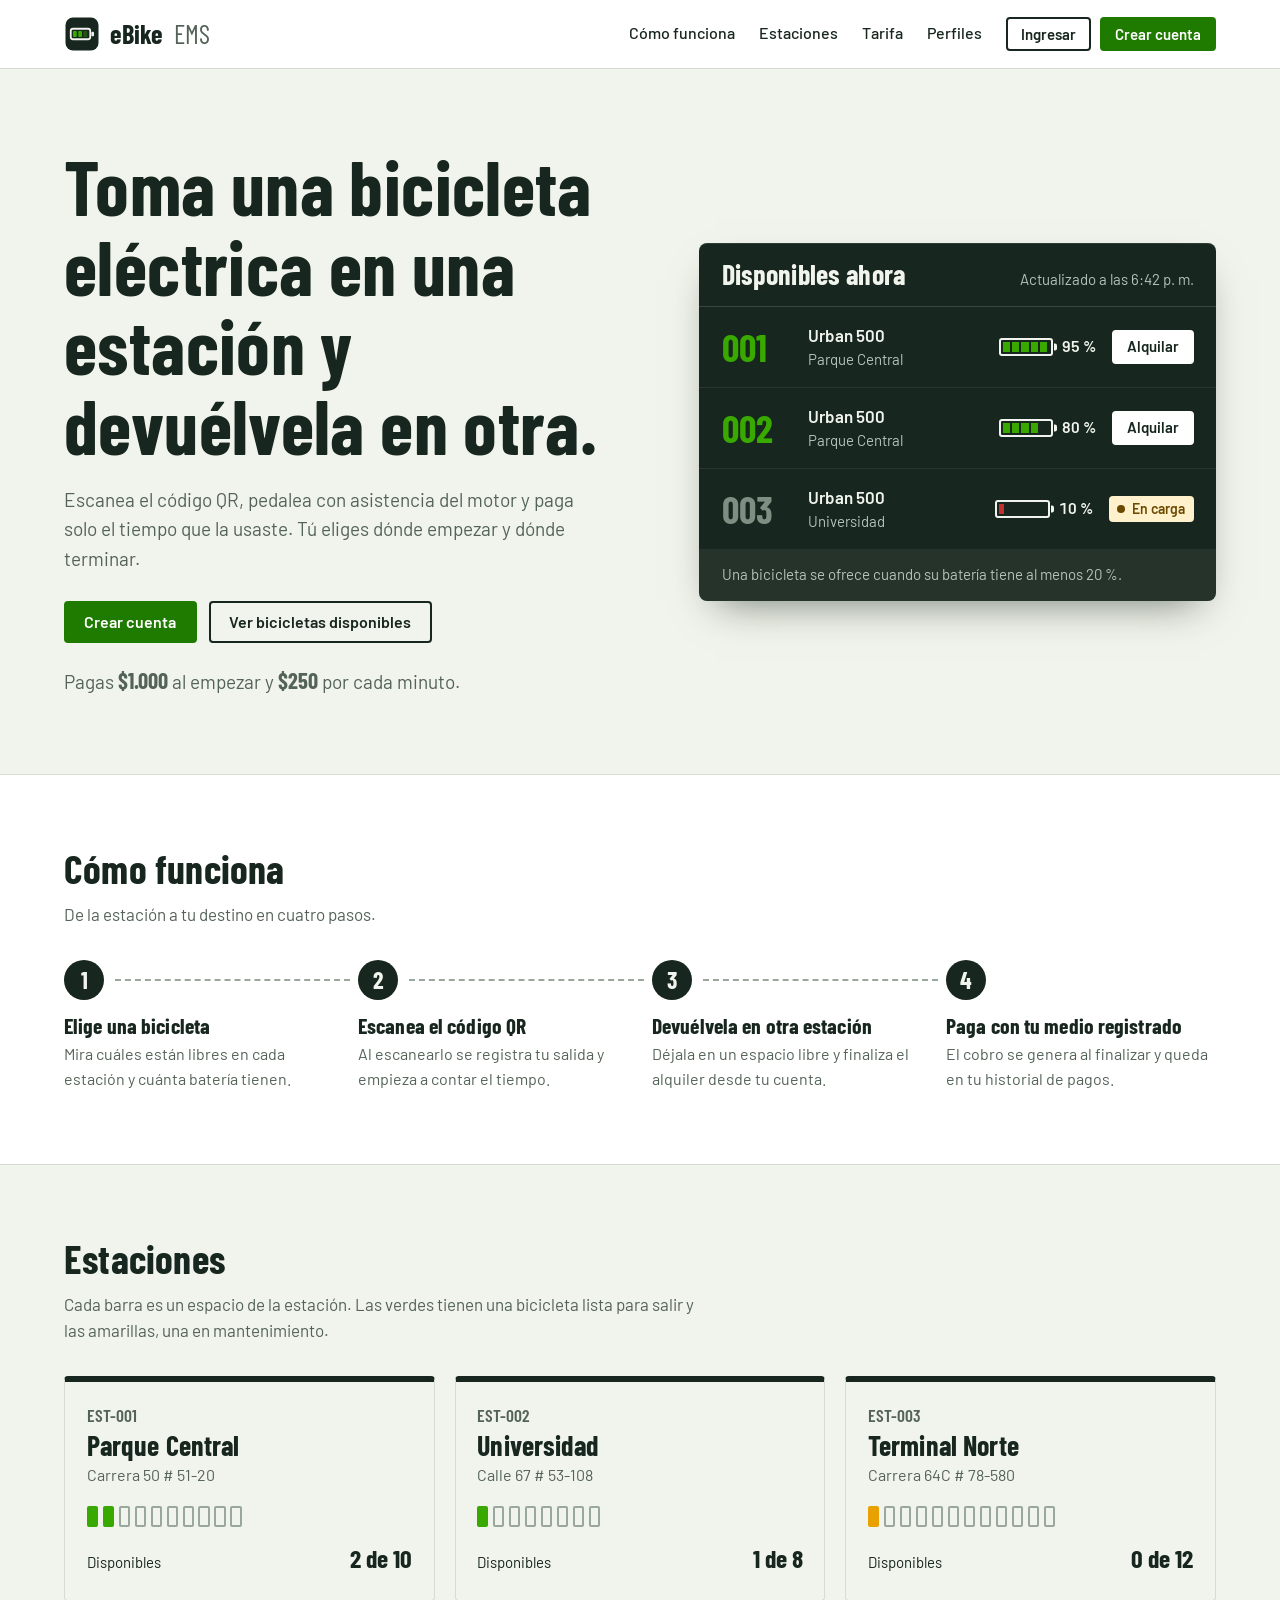
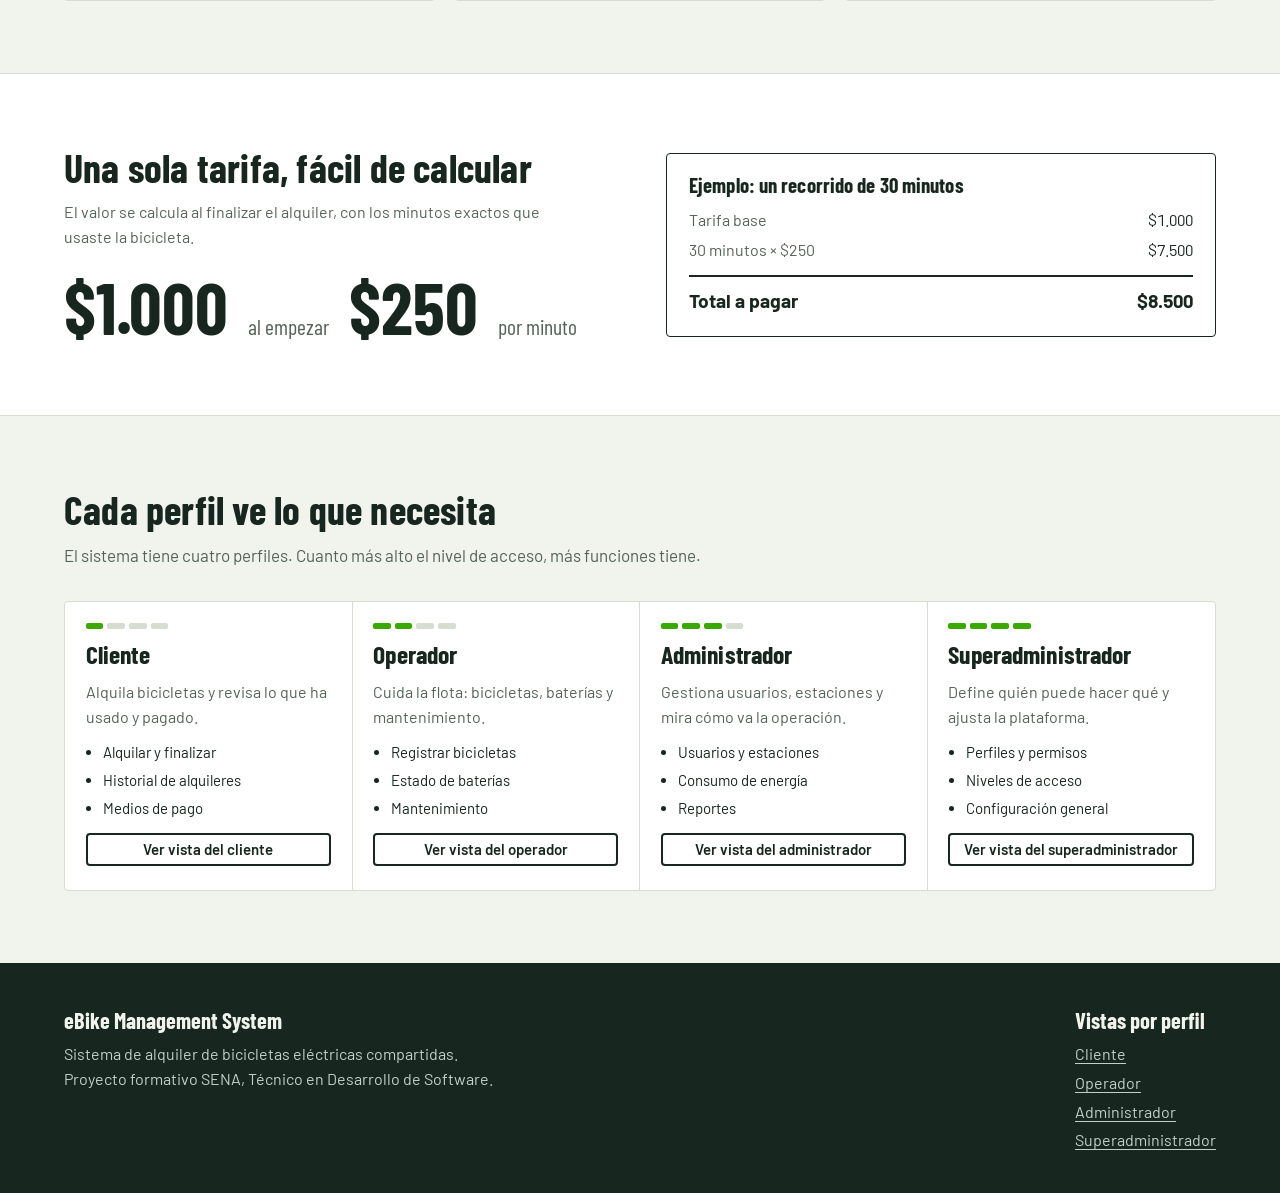
<file: Frontend_EMS_HTML_CSS/frontend_ems/index.html>
<!DOCTYPE html>
<html lang="es">
<head>
  <meta charset="utf-8">
  <meta name="viewport" content="width=device-width, initial-scale=1">
  <title>eBike EMS | Alquila una bicicleta eléctrica en tu ciudad</title>
  <meta name="description" content="Toma una bicicleta eléctrica en una estación, devuélvela en otra y paga solo por el tiempo que la usaste.">
  <link rel="icon" href="img/logo.svg" type="image/svg+xml">
  <link rel="preconnect" href="https://fonts.googleapis.com">
  <link rel="preconnect" href="https://fonts.gstatic.com" crossorigin>
  <link href="https://fonts.googleapis.com/css2?family=Barlow:wght@400;500;600&amp;family=Barlow+Condensed:wght@400;600;700&amp;display=swap" rel="stylesheet">
  <link rel="stylesheet" href="css/styles.css">
</head>
<body>
  <a class="saltar" href="#contenido">Saltar al contenido</a>
  <header class="cabecera">
    <div class="contenedor cabecera__fila">
      <a class="marca" href="index.html"><img src="img/logo.svg" alt="" width="36" height="36">eBike <span>EMS</span></a>
      <nav class="menu" aria-label="Principal">
        <a href="index.html#como-funciona">Cómo funciona</a>
        <a href="index.html#estaciones">Estaciones</a>
        <a href="index.html#tarifa">Tarifa</a>
        <a href="index.html#perfiles">Perfiles</a>
      </nav>
      <div class="cabecera__acciones">
        <a class="boton boton--secundario boton--s" href="login.html">Ingresar</a>
        <a class="boton boton--s" href="registro.html">Crear cuenta</a>
      </div>
    </div>
  </header>

  <main id="contenido">

    <!-- Vista principal: RF-007 consulta de disponibilidad, RF-008 inicio de alquiler -->
    <section class="portada" aria-labelledby="titulo-portada">
      <div class="contenedor portada__rejilla">
        <div class="portada__texto">
          <h1 id="titulo-portada">Toma una bicicleta eléctrica en una estación y devuélvela en otra.</h1>
          <p>Escanea el código QR, pedalea con asistencia del motor y paga solo el tiempo que la usaste. Tú eliges dónde empezar y dónde terminar.</p>
          <div class="acciones">
            <a class="boton" href="registro.html">Crear cuenta</a>
            <a class="boton boton--secundario" href="#disponibles">Ver bicicletas disponibles</a>
          </div>
          <p class="portada__tarifa texto-suave">Pagas <strong>$1.000</strong> al empezar y <strong>$250</strong> por cada minuto.</p>
        </div>

        <section class="tablero" id="disponibles" aria-labelledby="titulo-tablero">
          <header class="tablero__cabecera">
            <h2 id="titulo-tablero">Disponibles ahora</h2>
            <span>Actualizado a las 6:42 p. m.</span>
          </header>
          <ul>
            <li class="tablero__fila">
              <span class="tablero__codigo">001</span>
              <div><span class="tablero__modelo">Urban 500</span><span class="tablero__lugar">Parque Central</span></div>
              <span class="bateria" style="--nivel: 95%" role="img" aria-label="Batería al 95 %"><span class="bateria__celda"><span class="bateria__nivel"></span></span><span>95 %</span></span>
              <a class="boton boton--claro boton--s" href="login.html">Alquilar</a>
            </li>
            <li class="tablero__fila">
              <span class="tablero__codigo">002</span>
              <div><span class="tablero__modelo">Urban 500</span><span class="tablero__lugar">Parque Central</span></div>
              <span class="bateria" style="--nivel: 80%" role="img" aria-label="Batería al 80 %"><span class="bateria__celda"><span class="bateria__nivel"></span></span><span>80 %</span></span>
              <a class="boton boton--claro boton--s" href="login.html">Alquilar</a>
            </li>
            <li class="tablero__fila tablero__fila--apagada">
              <span class="tablero__codigo">003</span>
              <div><span class="tablero__modelo">Urban 500</span><span class="tablero__lugar">Universidad</span></div>
              <span class="bateria bateria--critico" style="--nivel: 10%" role="img" aria-label="Batería al 10 %"><span class="bateria__celda"><span class="bateria__nivel"></span></span><span>10 %</span></span>
              <span class="estado estado--ambar">En carga</span>
            </li>
          </ul>
          <p class="tablero__nota">Una bicicleta se ofrece cuando su batería tiene al menos 20 %.</p>
        </section>
      </div>
    </section>

    <section class="seccion seccion--blanca" id="como-funciona" aria-labelledby="titulo-pasos">
      <div class="contenedor">
        <div class="seccion__intro">
          <h2 id="titulo-pasos">Cómo funciona</h2>
          <p>De la estación a tu destino en cuatro pasos.</p>
        </div>
        <ol class="pasos">
          <li><h3>Elige una bicicleta</h3><p>Mira cuáles están libres en cada estación y cuánta batería tienen.</p></li>
          <li><h3>Escanea el código QR</h3><p>Al escanearlo se registra tu salida y empieza a contar el tiempo.</p></li>
          <li><h3>Devuélvela en otra estación</h3><p>Déjala en un espacio libre y finaliza el alquiler desde tu cuenta.</p></li>
          <li><h3>Paga con tu medio registrado</h3><p>El cobro se genera al finalizar y queda en tu historial de pagos.</p></li>
        </ol>
      </div>
    </section>

    <!-- RF-024 consulta de estaciones -->
    <section class="seccion" id="estaciones" aria-labelledby="titulo-estaciones">
      <div class="contenedor">
        <div class="seccion__intro">
          <h2 id="titulo-estaciones">Estaciones</h2>
          <p>Cada barra es un espacio de la estación. Las verdes tienen una bicicleta lista para salir y las amarillas, una en mantenimiento.</p>
        </div>
        <div class="estaciones">
          <article class="estacion">
            <p class="estacion__codigo">EST-001</p>
            <h3>Parque Central</h3>
            <address>Carrera 50 # 51-20</address>
            <div class="muelle" role="img" aria-label="2 bicicletas disponibles de 10 espacios"><span class="ranura ranura--ocupada"></span><span class="ranura ranura--ocupada"></span><span class="ranura"></span><span class="ranura"></span><span class="ranura"></span><span class="ranura"></span><span class="ranura"></span><span class="ranura"></span><span class="ranura"></span><span class="ranura"></span></div>
            <p class="estacion__cifra"><span>Disponibles</span><strong>2 de 10</strong></p>
          </article>
          <article class="estacion">
            <p class="estacion__codigo">EST-002</p>
            <h3>Universidad</h3>
            <address>Calle 67 # 53-108</address>
            <div class="muelle" role="img" aria-label="1 bicicletas disponibles de 8 espacios"><span class="ranura ranura--ocupada"></span><span class="ranura"></span><span class="ranura"></span><span class="ranura"></span><span class="ranura"></span><span class="ranura"></span><span class="ranura"></span><span class="ranura"></span></div>
            <p class="estacion__cifra"><span>Disponibles</span><strong>1 de 8</strong></p>
          </article>
          <article class="estacion">
            <p class="estacion__codigo">EST-003</p>
            <h3>Terminal Norte</h3>
            <address>Carrera 64C # 78-580</address>
            <div class="muelle" role="img" aria-label="0 bicicletas disponibles de 12 espacios"><span class="ranura ranura--mant"></span><span class="ranura"></span><span class="ranura"></span><span class="ranura"></span><span class="ranura"></span><span class="ranura"></span><span class="ranura"></span><span class="ranura"></span><span class="ranura"></span><span class="ranura"></span><span class="ranura"></span><span class="ranura"></span></div>
            <p class="estacion__cifra"><span>Disponibles</span><strong>0 de 12</strong></p>
          </article>
        </div>
      </div>
    </section>

    <!-- RF-012 cálculo de tarifa -->
    <section class="seccion seccion--blanca" id="tarifa" aria-labelledby="titulo-tarifa">
      <div class="contenedor tarifa">
        <div>
          <h2 id="titulo-tarifa">Una sola tarifa, fácil de calcular</h2>
          <p class="texto-suave" style="margin: 0.75rem 0 1.25rem; max-width: 30rem;">El valor se calcula al finalizar el alquiler, con los minutos exactos que usaste la bicicleta.</p>
          <p class="tarifa__precio"><strong>$1.000</strong><span>al empezar</span><strong>$250</strong><span>por minuto</span></p>
        </div>
        <div class="cuenta">
          <h3>Ejemplo: un recorrido de 30 minutos</h3>
          <dl>
            <div><dt>Tarifa base</dt><dd>$1.000</dd></div>
            <div><dt>30 minutos × $250</dt><dd>$7.500</dd></div>
            <div class="total"><dt>Total a pagar</dt><dd>$8.500</dd></div>
          </dl>
        </div>
      </div>
    </section>

    <!-- RF-041 a RF-044: cada actor tiene su propia vista -->
    <section class="seccion" id="perfiles" aria-labelledby="titulo-perfiles">
      <div class="contenedor">
        <div class="seccion__intro">
          <h2 id="titulo-perfiles">Cada perfil ve lo que necesita</h2>
          <p>El sistema tiene cuatro perfiles. Cuanto más alto el nivel de acceso, más funciones tiene.</p>
        </div>
        <div class="perfiles">
          <article class="perfil">
            <span class="perfil__nivel" aria-hidden="true"><i class="activo"></i><i></i><i></i><i></i></span>
            <h3>Cliente</h3>
            <p>Alquila bicicletas y revisa lo que ha usado y pagado.</p>
            <ul><li>Alquilar y finalizar</li><li>Historial de alquileres</li><li>Medios de pago</li></ul>
            <a class="boton boton--secundario boton--s" href="cliente.html">Ver vista del cliente</a>
          </article>
          <article class="perfil">
            <span class="perfil__nivel" aria-hidden="true"><i class="activo"></i><i class="activo"></i><i></i><i></i></span>
            <h3>Operador</h3>
            <p>Cuida la flota: bicicletas, baterías y mantenimiento.</p>
            <ul><li>Registrar bicicletas</li><li>Estado de baterías</li><li>Mantenimiento</li></ul>
            <a class="boton boton--secundario boton--s" href="operador.html">Ver vista del operador</a>
          </article>
          <article class="perfil">
            <span class="perfil__nivel" aria-hidden="true"><i class="activo"></i><i class="activo"></i><i class="activo"></i><i></i></span>
            <h3>Administrador</h3>
            <p>Gestiona usuarios, estaciones y mira cómo va la operación.</p>
            <ul><li>Usuarios y estaciones</li><li>Consumo de energía</li><li>Reportes</li></ul>
            <a class="boton boton--secundario boton--s" href="administrador.html">Ver vista del administrador</a>
          </article>
          <article class="perfil">
            <span class="perfil__nivel" aria-hidden="true"><i class="activo"></i><i class="activo"></i><i class="activo"></i><i class="activo"></i></span>
            <h3>Superadministrador</h3>
            <p>Define quién puede hacer qué y ajusta la plataforma.</p>
            <ul><li>Perfiles y permisos</li><li>Niveles de acceso</li><li>Configuración general</li></ul>
            <a class="boton boton--secundario boton--s" href="superadministrador.html">Ver vista del superadministrador</a>
          </article>
        </div>
      </div>
    </section>

  </main>

  <footer class="pie">
    <div class="contenedor pie__fila">
      <div>
        <strong>eBike Management System</strong>
        <p>Sistema de alquiler de bicicletas eléctricas compartidas.</p>
        <p>Proyecto formativo SENA, Técnico en Desarrollo de Software.</p>
      </div>
      <nav aria-label="Vistas del sistema">
        <strong>Vistas por perfil</strong>
        <ul>
          <li><a href="cliente.html">Cliente</a></li>
          <li><a href="operador.html">Operador</a></li>
          <li><a href="administrador.html">Administrador</a></li>
          <li><a href="superadministrador.html">Superadministrador</a></li>
        </ul>
      </nav>
    </div>
  </footer>
</body>
</html>
</file>
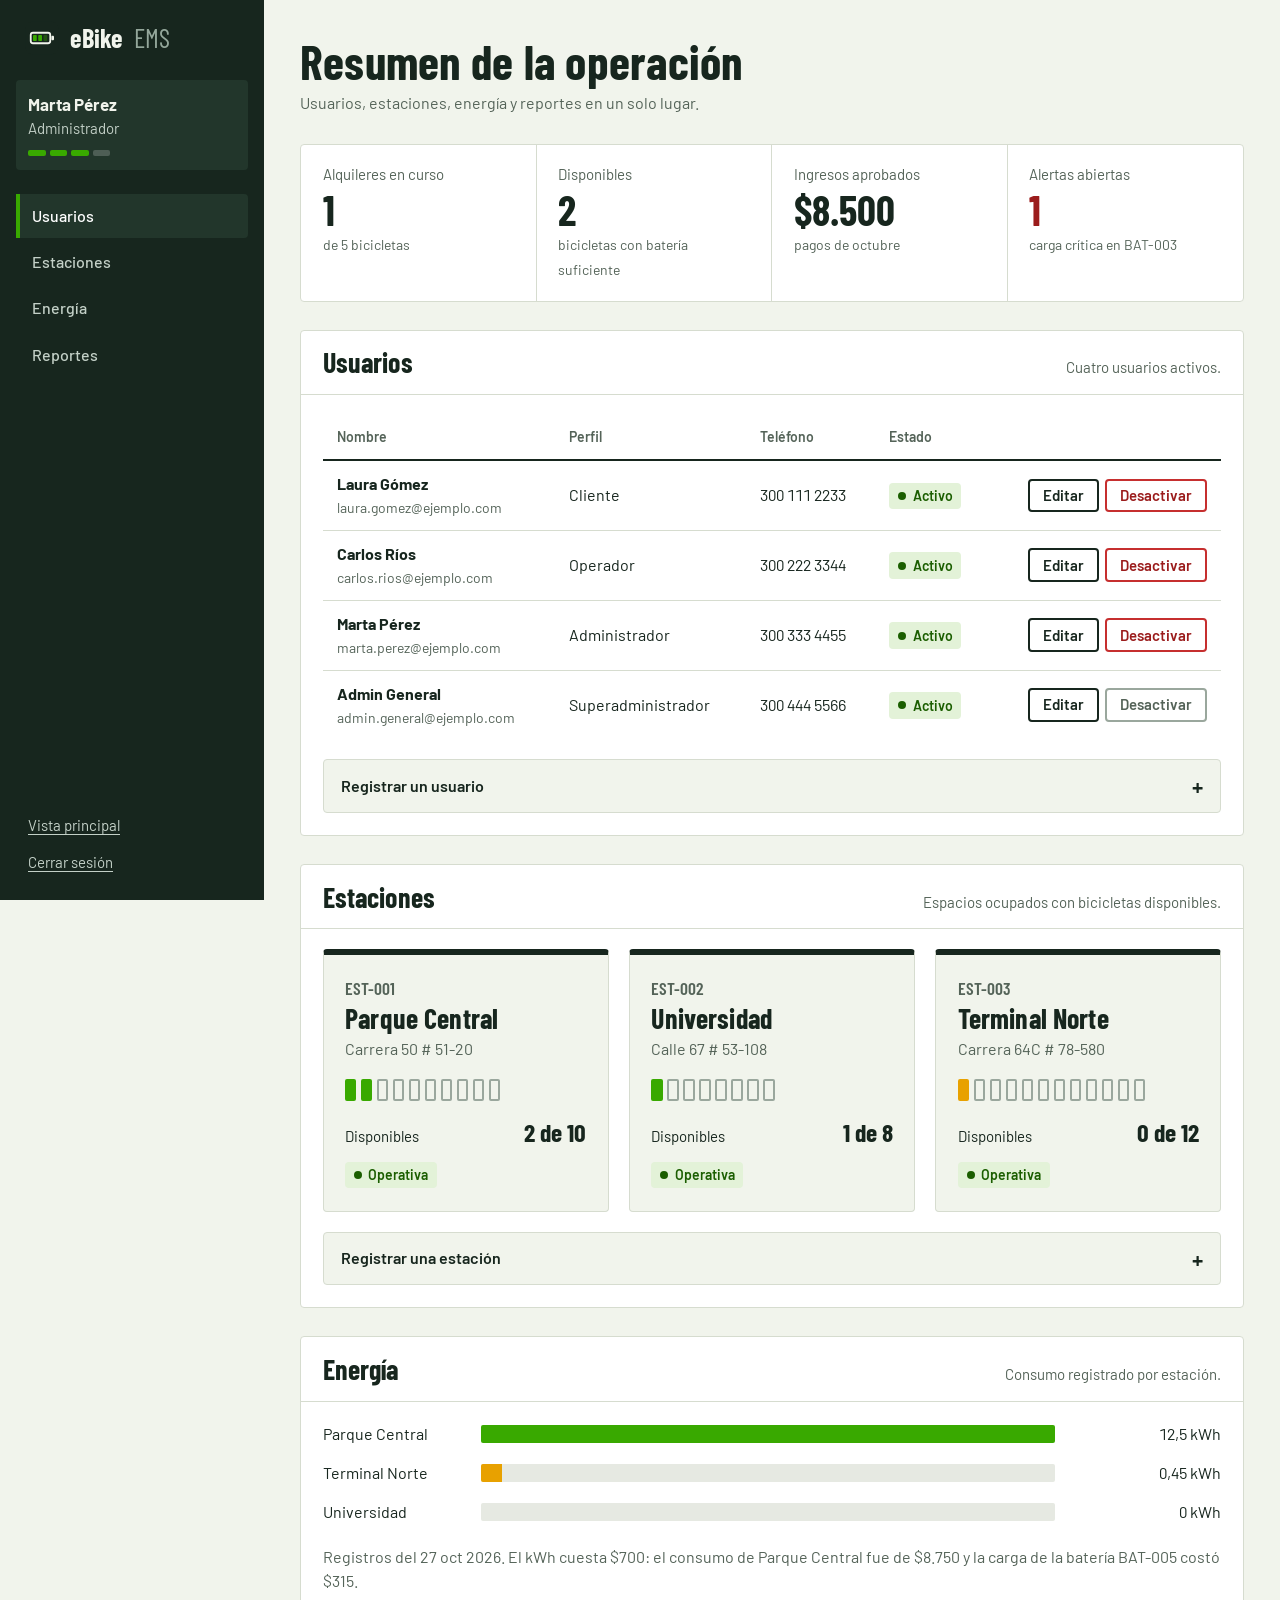
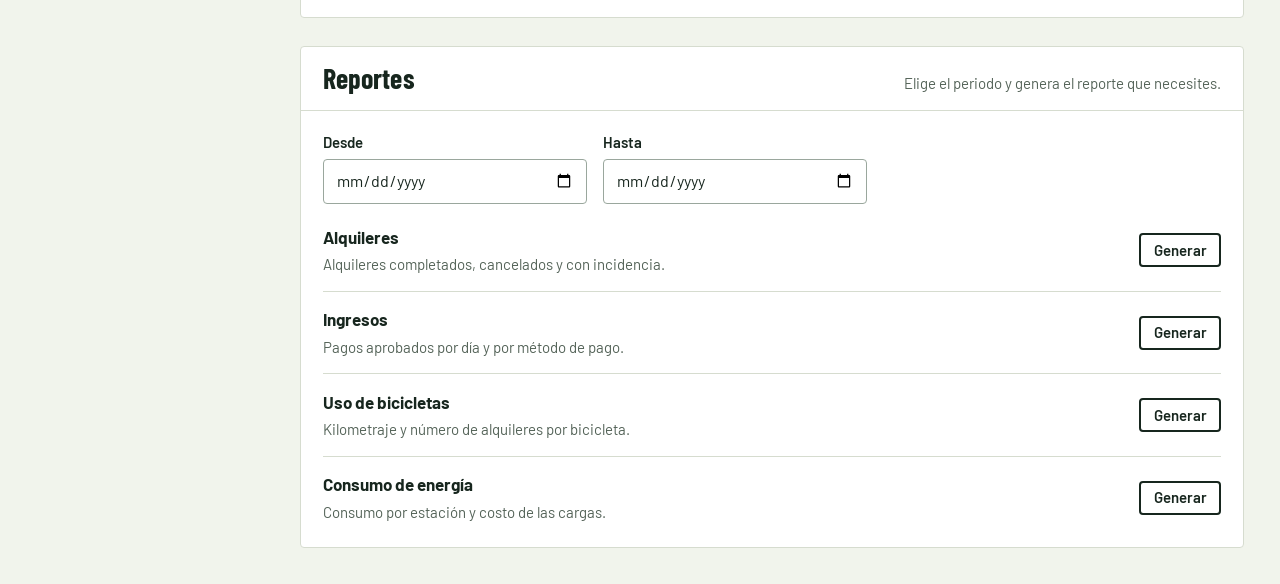
<file: Frontend_EMS_HTML_CSS/frontend_ems/administrador.html>
<!DOCTYPE html>
<html lang="es">
<head>
  <meta charset="utf-8">
  <meta name="viewport" content="width=device-width, initial-scale=1">
  <title>Administrador | eBike EMS</title>
  <meta name="description" content="Vista del administrador: usuarios, estaciones, energía y reportes.">
  <link rel="icon" href="img/logo.svg" type="image/svg+xml">
  <link rel="preconnect" href="https://fonts.googleapis.com">
  <link rel="preconnect" href="https://fonts.gstatic.com" crossorigin>
  <link href="https://fonts.googleapis.com/css2?family=Barlow:wght@400;500;600&amp;family=Barlow+Condensed:wght@400;600;700&amp;display=swap" rel="stylesheet">
  <link rel="stylesheet" href="css/styles.css">
</head>
<body>
  <a class="saltar" href="#contenido">Saltar al contenido</a>
  <div class="app">

    <aside class="lateral">
      <a class="marca" href="index.html"><img src="img/logo.svg" alt="" width="36" height="36">eBike <span>EMS</span></a>
      <div class="lateral__perfil">
        <strong>Marta Pérez</strong>
        <span>Administrador</span>
        <span class="perfil__nivel" aria-hidden="true"><i class="activo"></i><i class="activo"></i><i class="activo"></i><i></i></span>
      </div>
      <nav aria-label="Secciones de administrador">
        <a href="#usuarios" class="actual">Usuarios</a>
        <a href="#estaciones">Estaciones</a>
        <a href="#energia">Energía</a>
        <a href="#reportes">Reportes</a>
      </nav>
      <div class="lateral__pie">
        <a href="index.html">Vista principal</a>
        <a href="login.html">Cerrar sesión</a>
      </div>
    </aside>

    <main class="principal" id="contenido">
      <header class="principal__cabecera">
        <div>
          <h1>Resumen de la operación</h1>
          <p>Usuarios, estaciones, energía y reportes en un solo lugar.</p>
        </div>
        
      </header>
      <div class="bloques">
      <div class="indicadores">
        <div class="indicador"><span>Alquileres en curso</span><strong>1</strong><small>de 5 bicicletas</small></div>
        <div class="indicador"><span>Disponibles</span><strong>2</strong><small>bicicletas con batería suficiente</small></div>
        <div class="indicador"><span>Ingresos aprobados</span><strong>$8.500</strong><small>pagos de octubre</small></div>
        <div class="indicador indicador--alerta"><span>Alertas abiertas</span><strong>1</strong><small>carga crítica en BAT-003</small></div>
      </div>

      <!-- RF-017 a RF-020: gestión de usuarios -->
        <section class="panel" id="usuarios" aria-labelledby="t-usuarios">
        <header class="panel__cabecera">
          <h2 id="t-usuarios">Usuarios</h2>
          <p>Cuatro usuarios activos.</p>
        </header>
        <div class="panel__cuerpo">
          <div class="tabla-contenedor">
            <table class="tabla">
              <thead><tr><th>Nombre</th><th>Perfil</th><th>Teléfono</th><th>Estado</th><th></th></tr></thead>
              <tbody>
                <tr><td><strong>Laura Gómez</strong><span class="secundario">laura.gomez@ejemplo.com</span></td><td>Cliente</td><td class="numero">300 111 2233</td><td><span class="estado">Activo</span></td><td class="acciones-celda"><button class="boton boton--secundario boton--s" type="button">Editar</button><button class="boton boton--peligro boton--s" type="button">Desactivar</button></td></tr>
                <tr><td><strong>Carlos Ríos</strong><span class="secundario">carlos.rios@ejemplo.com</span></td><td>Operador</td><td class="numero">300 222 3344</td><td><span class="estado">Activo</span></td><td class="acciones-celda"><button class="boton boton--secundario boton--s" type="button">Editar</button><button class="boton boton--peligro boton--s" type="button">Desactivar</button></td></tr>
                <tr><td><strong>Marta Pérez</strong><span class="secundario">marta.perez@ejemplo.com</span></td><td>Administrador</td><td class="numero">300 333 4455</td><td><span class="estado">Activo</span></td><td class="acciones-celda"><button class="boton boton--secundario boton--s" type="button">Editar</button><button class="boton boton--peligro boton--s" type="button">Desactivar</button></td></tr>
                <tr><td><strong>Admin General</strong><span class="secundario">admin.general@ejemplo.com</span></td><td>Superadministrador</td><td class="numero">300 444 5566</td><td><span class="estado">Activo</span></td><td class="acciones-celda"><button class="boton boton--secundario boton--s" type="button">Editar</button><button class="boton boton--peligro boton--s" type="button" disabled>Desactivar</button></td></tr>
              </tbody>
            </table>
          </div>
          <details class="alta">
            <summary>Registrar un usuario</summary>
            <form class="formulario formulario--rejilla" action="#" method="post">
              <div class="campo"><label for="u-nombre">Nombre completo</label><input id="u-nombre" type="text" required></div>
              <div class="campo"><label for="u-perfil">Perfil</label><select id="u-perfil" required><option value="">Elige un perfil</option><option>Cliente</option><option>Operador</option><option>Administrador</option></select></div>
              <div class="campo"><label for="u-email">Correo electrónico</label><input id="u-email" type="email" required></div>
              <div class="campo"><label for="u-tel">Teléfono celular</label><input id="u-tel" type="tel" pattern="3[0-9]{9}" required></div>
              <div class="acciones"><button class="boton" type="submit">Registrar usuario</button></div>
            </form>
          </details>
        </div>
      </section>

      <!-- RF-023 y RF-024: registro y consulta de estaciones -->
        <section class="panel" id="estaciones" aria-labelledby="t-estaciones">
        <header class="panel__cabecera">
          <h2 id="t-estaciones">Estaciones</h2>
          <p>Espacios ocupados con bicicletas disponibles.</p>
        </header>
        <div class="panel__cuerpo">
          <div class="estaciones">
            <article class="estacion"><p class="estacion__codigo">EST-001</p><h3>Parque Central</h3><address>Carrera 50 # 51-20</address><div class="muelle" role="img" aria-label="2 bicicletas disponibles de 10 espacios"><span class="ranura ranura--ocupada"></span><span class="ranura ranura--ocupada"></span><span class="ranura"></span><span class="ranura"></span><span class="ranura"></span><span class="ranura"></span><span class="ranura"></span><span class="ranura"></span><span class="ranura"></span><span class="ranura"></span></div><p class="estacion__cifra"><span>Disponibles</span><strong>2 de 10</strong></p><p style="margin-top:.6rem"><span class="estado">Operativa</span></p></article>
            <article class="estacion"><p class="estacion__codigo">EST-002</p><h3>Universidad</h3><address>Calle 67 # 53-108</address><div class="muelle" role="img" aria-label="1 bicicletas disponibles de 8 espacios"><span class="ranura ranura--ocupada"></span><span class="ranura"></span><span class="ranura"></span><span class="ranura"></span><span class="ranura"></span><span class="ranura"></span><span class="ranura"></span><span class="ranura"></span></div><p class="estacion__cifra"><span>Disponibles</span><strong>1 de 8</strong></p><p style="margin-top:.6rem"><span class="estado">Operativa</span></p></article>
            <article class="estacion"><p class="estacion__codigo">EST-003</p><h3>Terminal Norte</h3><address>Carrera 64C # 78-580</address><div class="muelle" role="img" aria-label="0 bicicletas disponibles de 12 espacios"><span class="ranura ranura--mant"></span><span class="ranura"></span><span class="ranura"></span><span class="ranura"></span><span class="ranura"></span><span class="ranura"></span><span class="ranura"></span><span class="ranura"></span><span class="ranura"></span><span class="ranura"></span><span class="ranura"></span><span class="ranura"></span></div><p class="estacion__cifra"><span>Disponibles</span><strong>0 de 12</strong></p><p style="margin-top:.6rem"><span class="estado">Operativa</span></p></article>
          </div>
          <details class="alta">
            <summary>Registrar una estación</summary>
            <form class="formulario formulario--rejilla" action="#" method="post">
              <div class="campo"><label for="s-cod">Código</label><input id="s-cod" type="text" required placeholder="EST-004"></div>
              <div class="campo"><label for="s-nom">Nombre</label><input id="s-nom" type="text" required></div>
              <div class="campo campo--completo"><label for="s-dir">Dirección</label><input id="s-dir" type="text"></div>
              <div class="campo"><label for="s-lat">Latitud</label><input id="s-lat" type="number" step="0.000001" min="-90" max="90" required placeholder="6.251800"></div>
              <div class="campo"><label for="s-lon">Longitud</label><input id="s-lon" type="number" step="0.000001" min="-180" max="180" required placeholder="-75.563600"></div>
              <div class="campo"><label for="s-cap">Capacidad (bicicletas)</label><input id="s-cap" type="number" min="1" required></div>
              <div class="acciones"><button class="boton" type="submit">Registrar estación</button></div>
            </form>
          </details>
        </div>
      </section>

      <!-- RF-034 y RF-036: consumo energético e indicadores de eficiencia -->
        <section class="panel" id="energia" aria-labelledby="t-energia">
        <header class="panel__cabecera">
          <h2 id="t-energia">Energía</h2>
          <p>Consumo registrado por estación.</p>
        </header>
        <div class="panel__cuerpo">
          <div class="barras" role="list" aria-label="Energía registrada por estación el 27 de octubre">
            <div class="barra" role="listitem"><span>Parque Central</span><span class="barra__pista"><span class="barra__relleno" style="--valor: 100%"></span></span><span class="numero">12,5 kWh</span></div>
            <div class="barra" role="listitem"><span>Terminal Norte</span><span class="barra__pista"><span class="barra__relleno barra__relleno--ambar" style="--valor: 3.6%"></span></span><span class="numero">0,45 kWh</span></div>
            <div class="barra" role="listitem"><span>Universidad</span><span class="barra__pista"><span class="barra__relleno" style="--valor: 0%"></span></span><span class="numero">0 kWh</span></div>
          </div>
          <p class="texto-suave">Registros del 27 oct 2026. El kWh cuesta $700: el consumo de Parque Central fue de $8.750 y la carga de la batería BAT-005 costó $315.</p>
        </div>
      </section>

      <!-- RF-025 y RF-026: información histórica y generación de reportes -->
        <section class="panel" id="reportes" aria-labelledby="t-reportes">
        <header class="panel__cabecera">
          <h2 id="t-reportes">Reportes</h2>
          <p>Elige el periodo y genera el reporte que necesites.</p>
        </header>
        <div class="panel__cuerpo">
          <form class="formulario formulario--rejilla" action="#" method="post" style="margin-bottom: 1.25rem; max-width: 34rem;">
            <div class="campo"><label for="rp-desde">Desde</label><input id="rp-desde" type="date" required></div>
            <div class="campo"><label for="rp-hasta">Hasta</label><input id="rp-hasta" type="date" required></div>
          </form>
          <div class="reportes">
            <div class="reporte"><strong>Alquileres</strong><span>Alquileres completados, cancelados y con incidencia.</span><button class="boton boton--secundario boton--s" type="button">Generar</button></div>
            <div class="reporte"><strong>Ingresos</strong><span>Pagos aprobados por día y por método de pago.</span><button class="boton boton--secundario boton--s" type="button">Generar</button></div>
            <div class="reporte"><strong>Uso de bicicletas</strong><span>Kilometraje y número de alquileres por bicicleta.</span><button class="boton boton--secundario boton--s" type="button">Generar</button></div>
            <div class="reporte"><strong>Consumo de energía</strong><span>Consumo por estación y costo de las cargas.</span><button class="boton boton--secundario boton--s" type="button">Generar</button></div>
          </div>
        </div>
      </section>
      </div>
    </main>

  </div>
</body>
</html>
</file>
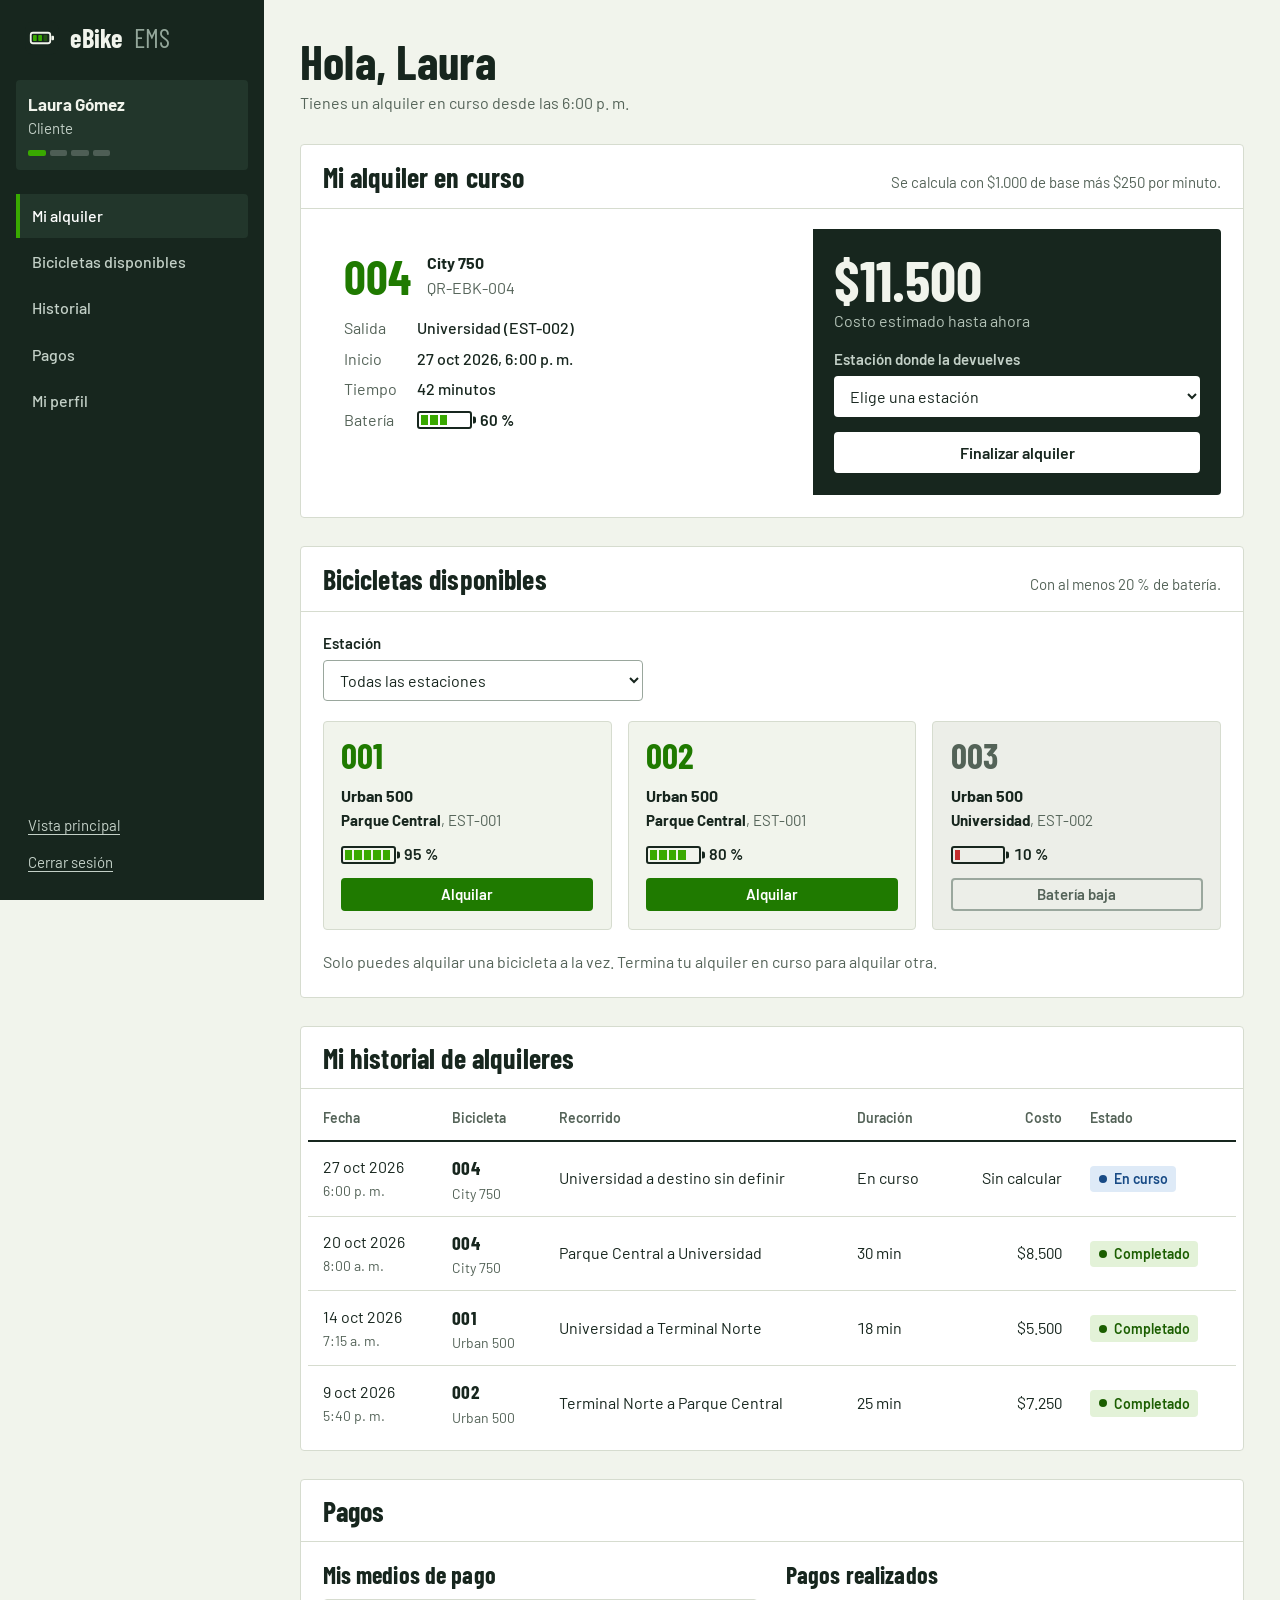
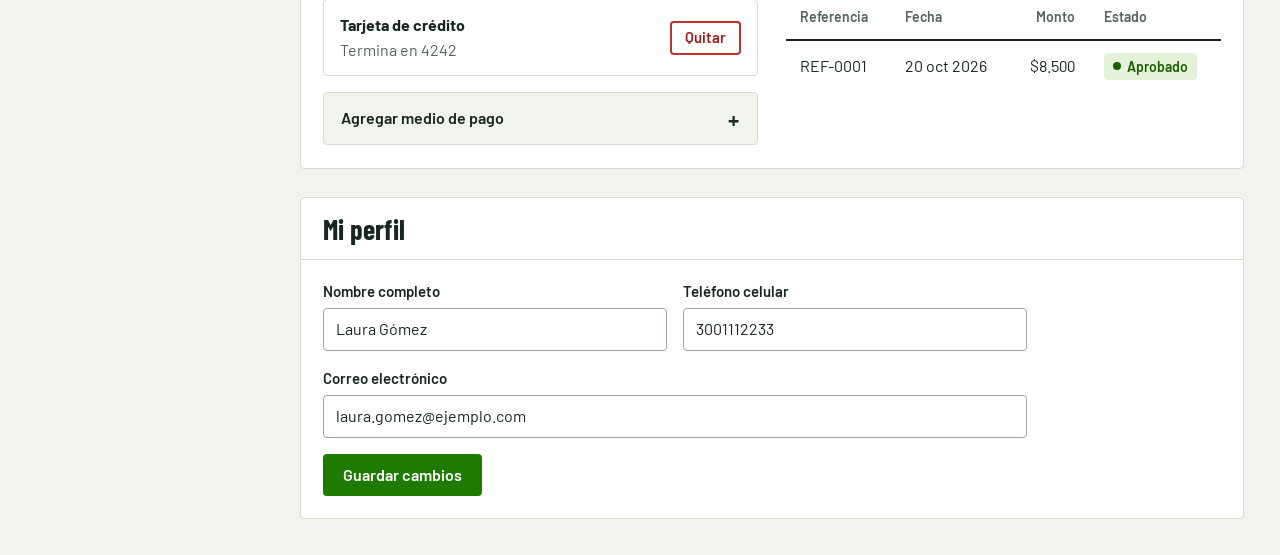
<file: Frontend_EMS_HTML_CSS/frontend_ems/cliente.html>
<!DOCTYPE html>
<html lang="es">
<head>
  <meta charset="utf-8">
  <meta name="viewport" content="width=device-width, initial-scale=1">
  <title>Cliente | eBike EMS</title>
  <meta name="description" content="Vista del cliente: alquiler en curso, bicicletas disponibles, historial y pagos.">
  <link rel="icon" href="img/logo.svg" type="image/svg+xml">
  <link rel="preconnect" href="https://fonts.googleapis.com">
  <link rel="preconnect" href="https://fonts.gstatic.com" crossorigin>
  <link href="https://fonts.googleapis.com/css2?family=Barlow:wght@400;500;600&amp;family=Barlow+Condensed:wght@400;600;700&amp;display=swap" rel="stylesheet">
  <link rel="stylesheet" href="css/styles.css">
</head>
<body>
  <a class="saltar" href="#contenido">Saltar al contenido</a>
  <div class="app">

    <aside class="lateral">
      <a class="marca" href="index.html"><img src="img/logo.svg" alt="" width="36" height="36">eBike <span>EMS</span></a>
      <div class="lateral__perfil">
        <strong>Laura Gómez</strong>
        <span>Cliente</span>
        <span class="perfil__nivel" aria-hidden="true"><i class="activo"></i><i></i><i></i><i></i></span>
      </div>
      <nav aria-label="Secciones de cliente">
        <a href="#alquiler" class="actual">Mi alquiler</a>
        <a href="#bicicletas">Bicicletas disponibles</a>
        <a href="#historial">Historial</a>
        <a href="#pagos">Pagos</a>
        <a href="#perfil">Mi perfil</a>
      </nav>
      <div class="lateral__pie">
        <a href="index.html">Vista principal</a>
        <a href="login.html">Cerrar sesión</a>
      </div>
    </aside>

    <main class="principal" id="contenido">
      <header class="principal__cabecera">
        <div>
          <h1>Hola, Laura</h1>
          <p>Tienes un alquiler en curso desde las 6:00 p. m.</p>
        </div>
        
      </header>
      <div class="bloques">
      <!-- RF-008 a RF-012: inicio, finalización, cierre y cálculo del alquiler -->
        <section class="panel" id="alquiler" aria-labelledby="t-alquiler">
        <header class="panel__cabecera">
          <h2 id="t-alquiler">Mi alquiler en curso</h2>
          <p>Se calcula con $1.000 de base más $250 por minuto.</p>
        </header>
        <div class="panel__cuerpo">
          <div class="curso">
            <div class="curso__datos">
              <div class="curso__bici"><span class="codigo">004</span><div><strong>City 750</strong><br><span class="texto-suave">QR-EBK-004</span></div></div>
              <dl class="curso__lista">
                <dt>Salida</dt><dd>Universidad (EST-002)</dd>
                <dt>Inicio</dt><dd>27 oct 2026, 6:00 p. m.</dd>
                <dt>Tiempo</dt><dd>42 minutos</dd>
                <dt>Batería</dt><dd><span class="bateria" style="--nivel: 60%" role="img" aria-label="Batería al 60 %"><span class="bateria__celda"><span class="bateria__nivel"></span></span><span>60 %</span></span></dd>
              </dl>
            </div>
            <form class="curso__cobro" action="#" method="post">
              <div><span class="cifra">$11.500</span><br><span class="cifra-etiqueta">Costo estimado hasta ahora</span></div>
              <div class="campo" style="gap: 0.3rem;">
                <label for="destino">Estación donde la devuelves</label>
                <select id="destino" name="destino" required>
                  <option value="">Elige una estación</option>
                  <option>Parque Central (EST-001)</option>
                  <option>Universidad (EST-002)</option>
                  <option>Terminal Norte (EST-003)</option>
                </select>
              </div>
              <button class="boton boton--claro" type="submit">Finalizar alquiler</button>
            </form>
          </div>
        </div>
      </section>

      <!-- RF-007: consulta de disponibilidad -->
        <section class="panel" id="bicicletas" aria-labelledby="t-bicicletas">
        <header class="panel__cabecera">
          <h2 id="t-bicicletas">Bicicletas disponibles</h2>
          <p>Con al menos 20 % de batería.</p>
        </header>
        <div class="panel__cuerpo">
          <form class="formulario" action="#" method="get" style="max-width: 20rem;">
            <div class="campo">
              <label for="filtro-estacion">Estación</label>
              <select id="filtro-estacion" name="estacion">
                <option>Todas las estaciones</option>
                <option>Parque Central</option>
                <option>Universidad</option>
                <option>Terminal Norte</option>
              </select>
            </div>
          </form>
          <div class="bicis">
            <article class="bici"><span class="bici__codigo">001</span><div><strong>Urban 500</strong><p class="bici__lugar"><strong>Parque Central</strong>, EST-001</p></div><span class="bateria" style="--nivel: 95%" role="img" aria-label="Batería al 95 %"><span class="bateria__celda"><span class="bateria__nivel"></span></span><span>95 %</span></span><a class="boton boton--s" href="#alquiler">Alquilar</a></article>
            <article class="bici"><span class="bici__codigo">002</span><div><strong>Urban 500</strong><p class="bici__lugar"><strong>Parque Central</strong>, EST-001</p></div><span class="bateria" style="--nivel: 80%" role="img" aria-label="Batería al 80 %"><span class="bateria__celda"><span class="bateria__nivel"></span></span><span>80 %</span></span><a class="boton boton--s" href="#alquiler">Alquilar</a></article>
            <article class="bici bici--apagada"><span class="bici__codigo">003</span><div><strong>Urban 500</strong><p class="bici__lugar"><strong>Universidad</strong>, EST-002</p></div><span class="bateria bateria--critico" style="--nivel: 10%" role="img" aria-label="Batería al 10 %"><span class="bateria__celda"><span class="bateria__nivel"></span></span><span>10 %</span></span><span class="boton boton--s" aria-disabled="true">Batería baja</span></article>
          </div>
          <p class="texto-suave">Solo puedes alquilar una bicicleta a la vez. Termina tu alquiler en curso para alquilar otra.</p>
        </div>
      </section>

      <!-- RF-016: consulta de historial -->
        <section class="panel" id="historial" aria-labelledby="t-historial">
        <header class="panel__cabecera">
          <h2 id="t-historial">Mi historial de alquileres</h2>
        </header>
        <div class="panel__cuerpo panel__cuerpo--tabla">
          <div class="tabla-contenedor">
            <table class="tabla">
              <thead><tr><th>Fecha</th><th>Bicicleta</th><th>Recorrido</th><th>Duración</th><th class="derecha">Costo</th><th>Estado</th></tr></thead>
              <tbody>
                <tr><td>27 oct 2026<span class="secundario">6:00 p. m.</span></td><td><span class="codigo">004</span><span class="secundario">City 750</span></td><td>Universidad a destino sin definir</td><td class="numero">En curso</td><td class="derecha numero">Sin calcular</td><td><span class="estado estado--azul">En curso</span></td></tr>
                <tr><td>20 oct 2026<span class="secundario">8:00 a. m.</span></td><td><span class="codigo">004</span><span class="secundario">City 750</span></td><td>Parque Central a Universidad</td><td class="numero">30 min</td><td class="derecha numero">$8.500</td><td><span class="estado">Completado</span></td></tr>
                <tr><td>14 oct 2026<span class="secundario">7:15 a. m.</span></td><td><span class="codigo">001</span><span class="secundario">Urban 500</span></td><td>Universidad a Terminal Norte</td><td class="numero">18 min</td><td class="derecha numero">$5.500</td><td><span class="estado">Completado</span></td></tr>
                <tr><td>9 oct 2026<span class="secundario">5:40 p. m.</span></td><td><span class="codigo">002</span><span class="secundario">Urban 500</span></td><td>Terminal Norte a Parque Central</td><td class="numero">25 min</td><td class="derecha numero">$7.250</td><td><span class="estado">Completado</span></td></tr>
              </tbody>
            </table>
          </div>
        </div>
      </section>

      <!-- RF-013 a RF-015: medios de pago y consulta de pagos -->
        <section class="panel" id="pagos" aria-labelledby="t-pagos">
        <header class="panel__cabecera">
          <h2 id="t-pagos">Pagos</h2>
        </header>
        <div class="panel__cuerpo">
          <div class="dos-columnas">
            <div>
              <h3>Mis medios de pago</h3>
              <ul style="margin-top: 0.75rem; display: grid; gap: 0.6rem;">
                <li style="display: flex; justify-content: space-between; align-items: center; gap: 1rem; padding: 0.8rem 1rem; border: 1px solid var(--linea); border-radius: var(--radio-s);">
                  <span><strong>Tarjeta de crédito</strong><br><span class="texto-suave">Termina en 4242</span></span>
                  <button class="boton boton--peligro boton--s" type="button">Quitar</button>
                </li>
              </ul>
              <details class="alta" style="margin-top: 1rem;">
                <summary>Agregar medio de pago</summary>
                <form class="formulario" action="#" method="post">
                  <div class="campo">
                    <label for="tipo-pago">Tipo</label>
                    <select id="tipo-pago" name="tipo" required>
                      <option value="">Elige un tipo</option>
                      <option>Tarjeta de crédito</option>
                      <option>Tarjeta de débito</option>
                      <option>Transferencia</option>
                      <option>Billetera digital</option>
                    </select>
                  </div>
                  <div class="campo">
                    <label for="numero-pago">Número de tarjeta o cuenta</label>
                    <input id="numero-pago" name="numero" type="text" inputmode="numeric" autocomplete="cc-number" required>
                    <span class="ayuda">Solo guardamos los últimos 4 dígitos.</span>
                  </div>
                  <div class="acciones"><button class="boton" type="submit">Guardar medio de pago</button></div>
                </form>
              </details>
            </div>
            <div>
              <h3>Pagos realizados</h3>
              <div class="tabla-contenedor" style="margin-top: 0.5rem;">
                <table class="tabla">
                  <thead><tr><th>Referencia</th><th>Fecha</th><th class="derecha">Monto</th><th>Estado</th></tr></thead>
                  <tbody>
                    <tr><td>REF-0001</td><td>20 oct 2026</td><td class="derecha numero">$8.500</td><td><span class="estado">Aprobado</span></td></tr>
                  </tbody>
                </table>
              </div>
            </div>
          </div>
        </div>
      </section>

      <!-- RF-005 y RF-006: consulta y actualización de datos personales -->
        <section class="panel" id="perfil" aria-labelledby="t-perfil">
        <header class="panel__cabecera">
          <h2 id="t-perfil">Mi perfil</h2>
        </header>
        <div class="panel__cuerpo">
          <form class="formulario formulario--rejilla" action="#" method="post" style="max-width: 44rem;">
            <div class="campo"><label for="p-nombre">Nombre completo</label><input id="p-nombre" name="nombre" type="text" value="Laura Gómez" required></div>
            <div class="campo"><label for="p-telefono">Teléfono celular</label><input id="p-telefono" name="telefono" type="tel" value="3001112233" pattern="3[0-9]{9}" required></div>
            <div class="campo campo--completo"><label for="p-email">Correo electrónico</label><input id="p-email" name="email" type="email" value="laura.gomez@ejemplo.com" required></div>
            <div class="acciones"><button class="boton" type="submit">Guardar cambios</button></div>
          </form>
        </div>
      </section>
      </div>
    </main>

  </div>
</body>
</html>
</file>
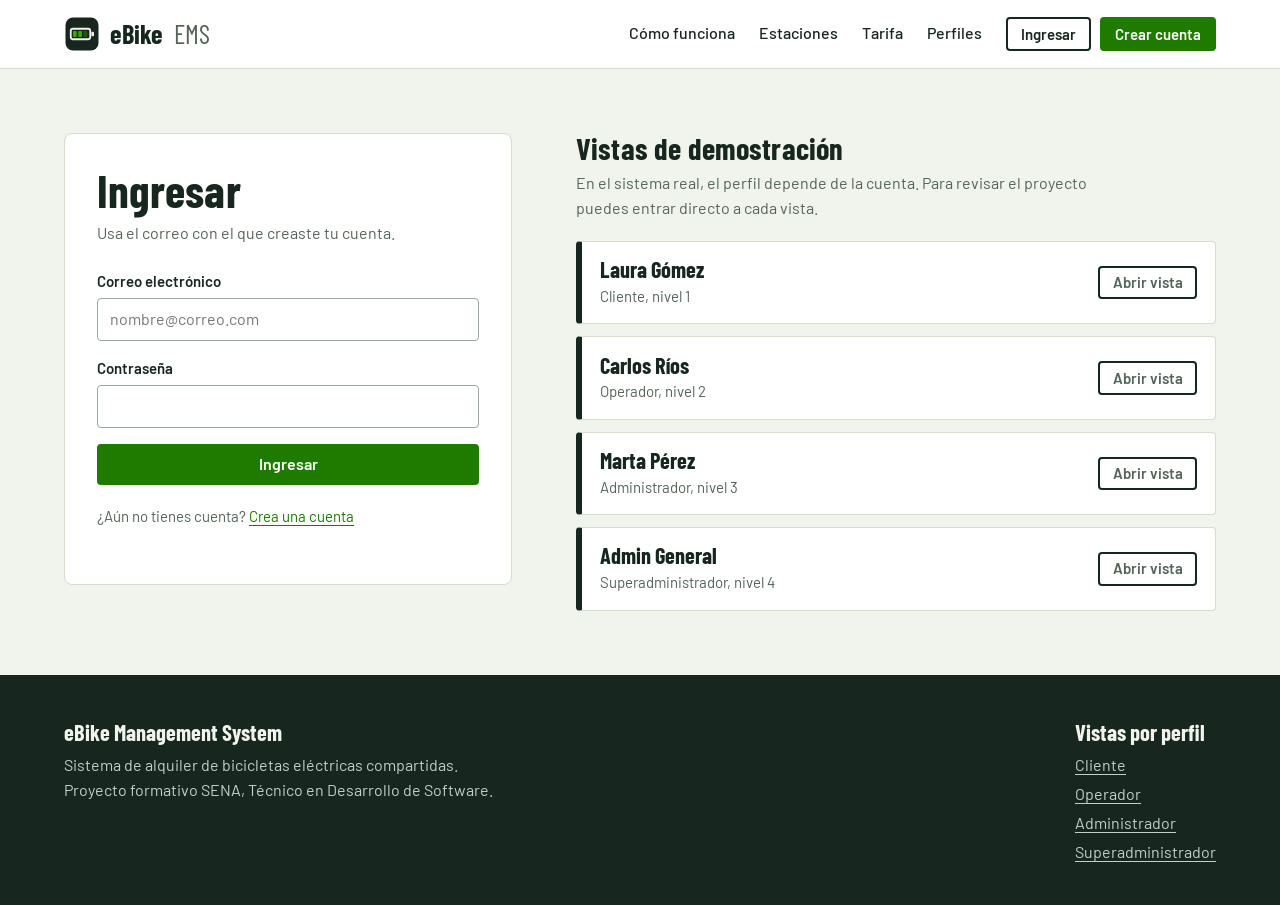
<file: Frontend_EMS_HTML_CSS/frontend_ems/login.html>
<!DOCTYPE html>
<html lang="es">
<head>
  <meta charset="utf-8">
  <meta name="viewport" content="width=device-width, initial-scale=1">
  <title>Ingresar | eBike EMS</title>
  <meta name="description" content="Ingresa a tu cuenta de eBike EMS.">
  <link rel="icon" href="img/logo.svg" type="image/svg+xml">
  <link rel="preconnect" href="https://fonts.googleapis.com">
  <link rel="preconnect" href="https://fonts.gstatic.com" crossorigin>
  <link href="https://fonts.googleapis.com/css2?family=Barlow:wght@400;500;600&amp;family=Barlow+Condensed:wght@400;600;700&amp;display=swap" rel="stylesheet">
  <link rel="stylesheet" href="css/styles.css">
</head>
<body>
  <a class="saltar" href="#contenido">Saltar al contenido</a>
  <header class="cabecera">
    <div class="contenedor cabecera__fila">
      <a class="marca" href="index.html"><img src="img/logo.svg" alt="" width="36" height="36">eBike <span>EMS</span></a>
      <nav class="menu" aria-label="Principal">
        <a href="index.html#como-funciona">Cómo funciona</a>
        <a href="index.html#estaciones">Estaciones</a>
        <a href="index.html#tarifa">Tarifa</a>
        <a href="index.html#perfiles">Perfiles</a>
      </nav>
      <div class="cabecera__acciones">
        <a class="boton boton--secundario boton--s" href="login.html">Ingresar</a>
        <a class="boton boton--s" href="registro.html">Crear cuenta</a>
      </div>
    </div>
  </header>

  <main id="contenido" class="acceso">
    <div class="contenedor acceso__rejilla">

      <!-- RF-002 autenticación -->
      <section class="formulario-caja" aria-labelledby="titulo-login">
        <h1 id="titulo-login">Ingresar</h1>
        <p>Usa el correo con el que creaste tu cuenta.</p>
        <form class="formulario" action="#" method="post">
          <div class="campo">
            <label for="email">Correo electrónico</label>
            <input id="email" name="email" type="email" autocomplete="email" required placeholder="nombre@correo.com">
          </div>
          <div class="campo">
            <label for="clave">Contraseña</label>
            <input id="clave" name="clave" type="password" autocomplete="current-password" required minlength="8">
          </div>
          <button class="boton boton--ancho" type="submit">Ingresar</button>
        </form>
        <p class="pie-formulario">¿Aún no tienes cuenta? <a href="registro.html">Crea una cuenta</a></p>
      </section>

      <section class="demo" aria-labelledby="titulo-demo">
        <h2 id="titulo-demo">Vistas de demostración</h2>
        <p>En el sistema real, el perfil depende de la cuenta. Para revisar el proyecto puedes entrar directo a cada vista.</p>
        <div class="demo__lista">
          <a class="demo__item" href="cliente.html"><strong>Laura Gómez</strong><span>Cliente, nivel 1</span><span class="boton boton--secundario boton--s">Abrir vista</span></a>
          <a class="demo__item" href="operador.html"><strong>Carlos Ríos</strong><span>Operador, nivel 2</span><span class="boton boton--secundario boton--s">Abrir vista</span></a>
          <a class="demo__item" href="administrador.html"><strong>Marta Pérez</strong><span>Administrador, nivel 3</span><span class="boton boton--secundario boton--s">Abrir vista</span></a>
          <a class="demo__item" href="superadministrador.html"><strong>Admin General</strong><span>Superadministrador, nivel 4</span><span class="boton boton--secundario boton--s">Abrir vista</span></a>
        </div>
      </section>

    </div>
  </main>

  <footer class="pie">
    <div class="contenedor pie__fila">
      <div>
        <strong>eBike Management System</strong>
        <p>Sistema de alquiler de bicicletas eléctricas compartidas.</p>
        <p>Proyecto formativo SENA, Técnico en Desarrollo de Software.</p>
      </div>
      <nav aria-label="Vistas del sistema">
        <strong>Vistas por perfil</strong>
        <ul>
          <li><a href="cliente.html">Cliente</a></li>
          <li><a href="operador.html">Operador</a></li>
          <li><a href="administrador.html">Administrador</a></li>
          <li><a href="superadministrador.html">Superadministrador</a></li>
        </ul>
      </nav>
    </div>
  </footer>
</body>
</html>
</file>
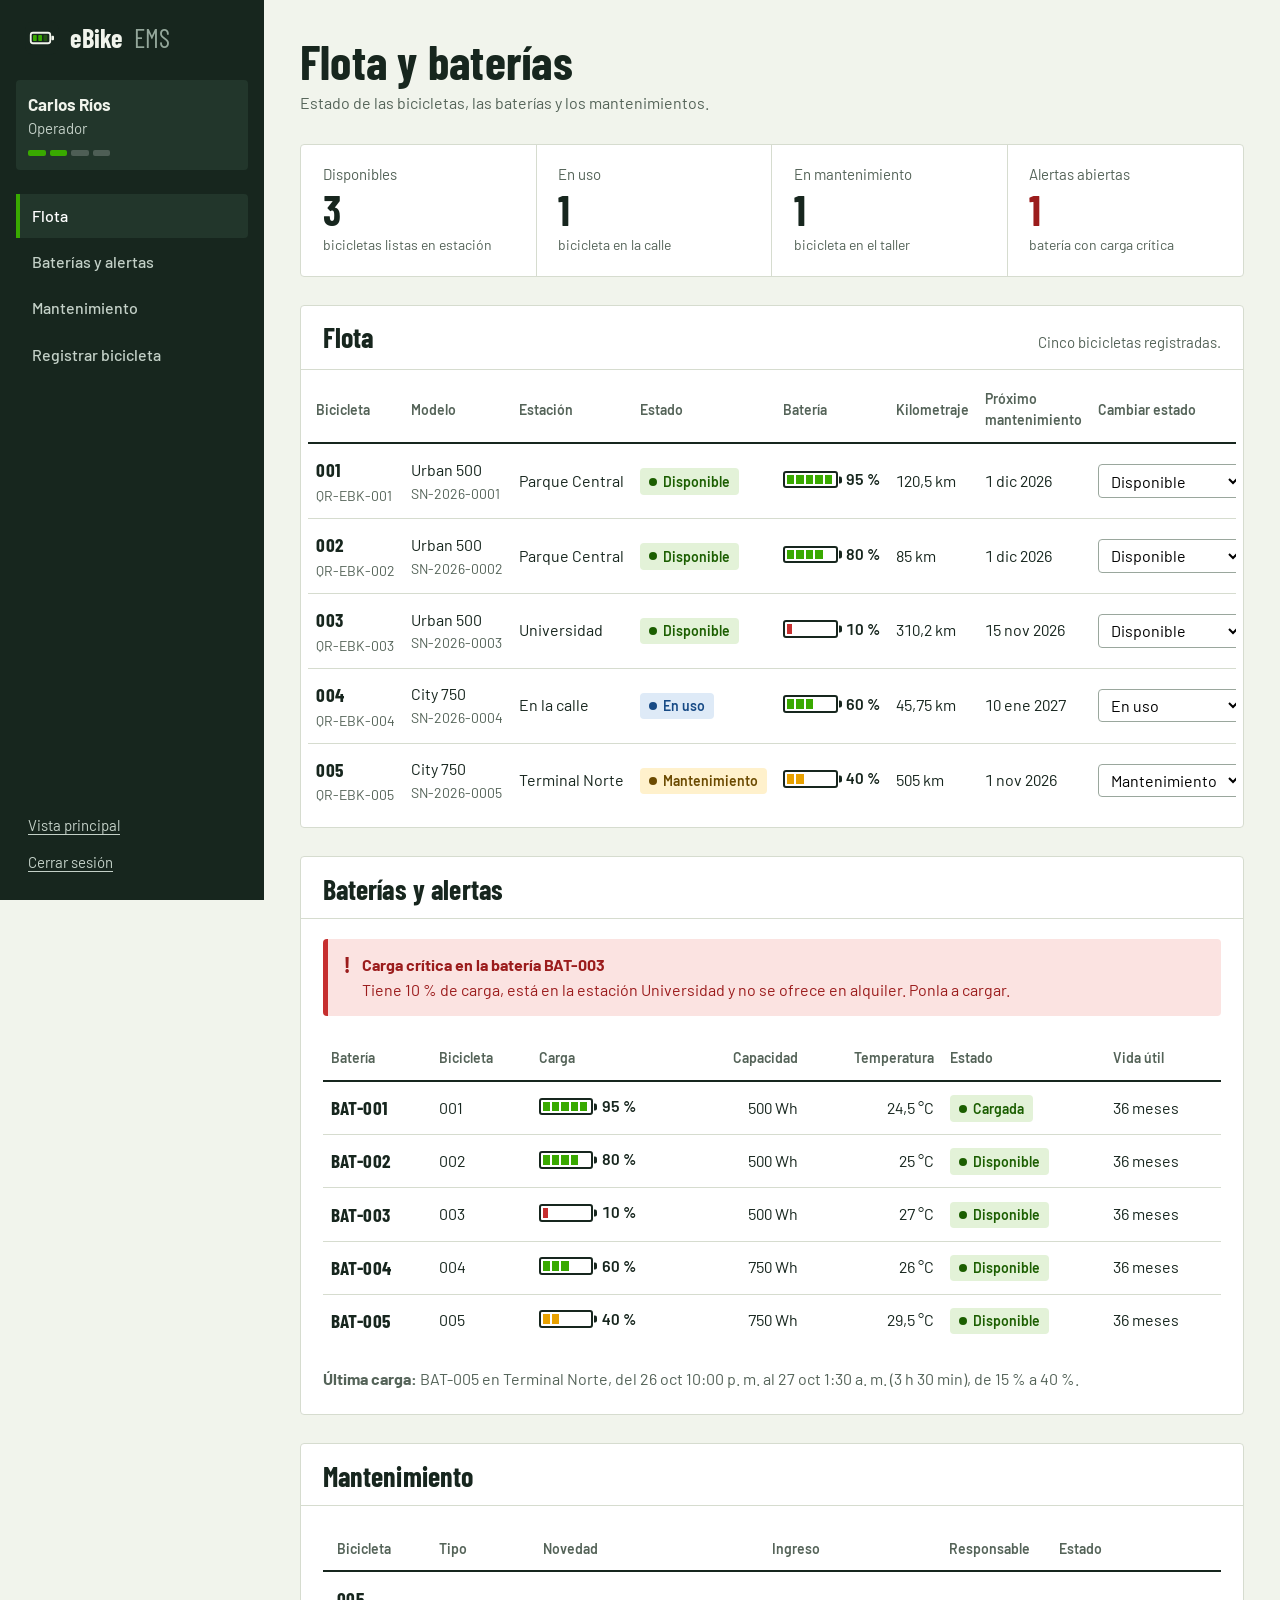
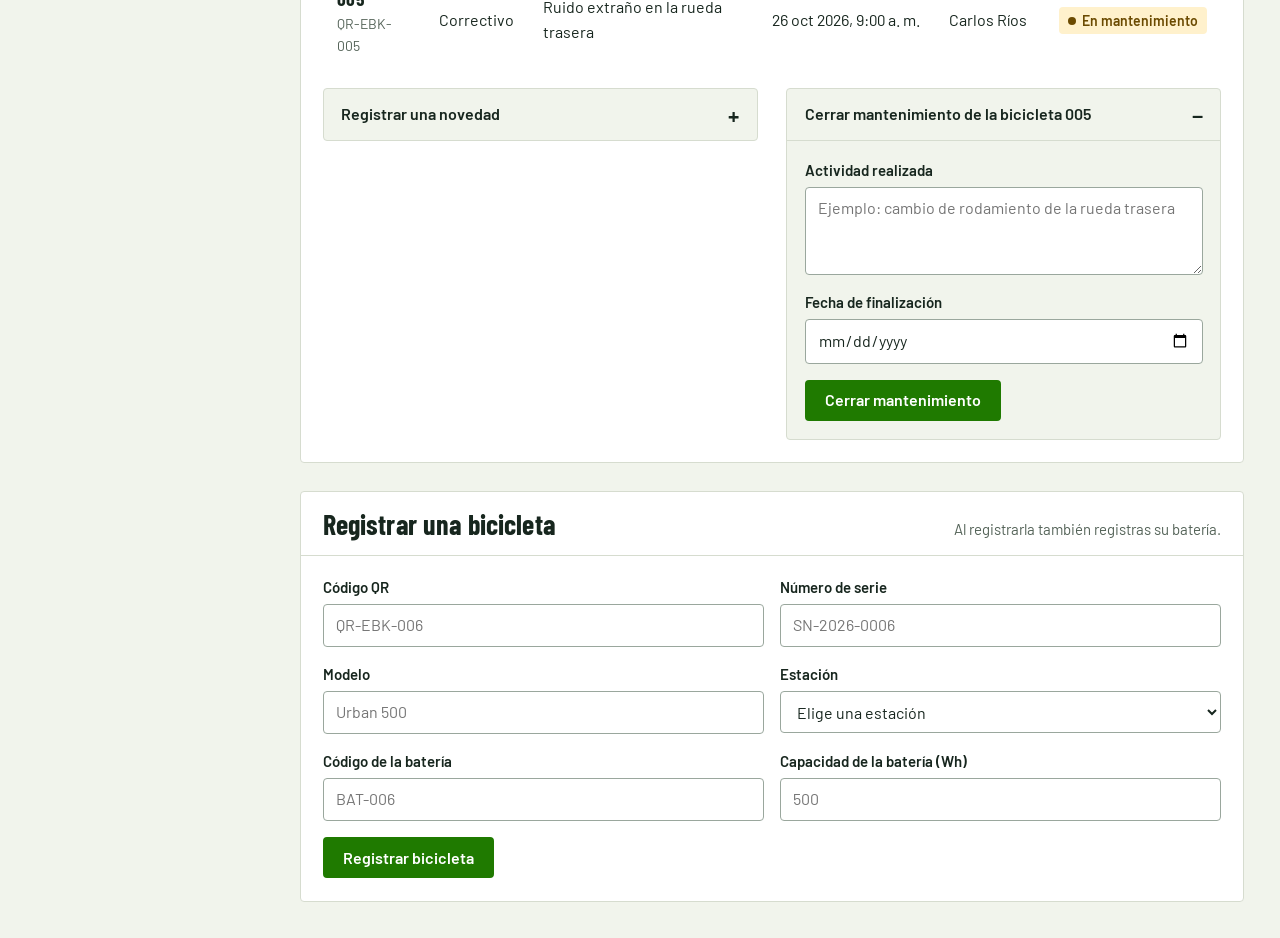
<file: Frontend_EMS_HTML_CSS/frontend_ems/operador.html>
<!DOCTYPE html>
<html lang="es">
<head>
  <meta charset="utf-8">
  <meta name="viewport" content="width=device-width, initial-scale=1">
  <title>Operador | eBike EMS</title>
  <meta name="description" content="Vista del operador: flota, baterías, alertas y mantenimiento.">
  <link rel="icon" href="img/logo.svg" type="image/svg+xml">
  <link rel="preconnect" href="https://fonts.googleapis.com">
  <link rel="preconnect" href="https://fonts.gstatic.com" crossorigin>
  <link href="https://fonts.googleapis.com/css2?family=Barlow:wght@400;500;600&amp;family=Barlow+Condensed:wght@400;600;700&amp;display=swap" rel="stylesheet">
  <link rel="stylesheet" href="css/styles.css">
</head>
<body>
  <a class="saltar" href="#contenido">Saltar al contenido</a>
  <div class="app">

    <aside class="lateral">
      <a class="marca" href="index.html"><img src="img/logo.svg" alt="" width="36" height="36">eBike <span>EMS</span></a>
      <div class="lateral__perfil">
        <strong>Carlos Ríos</strong>
        <span>Operador</span>
        <span class="perfil__nivel" aria-hidden="true"><i class="activo"></i><i class="activo"></i><i></i><i></i></span>
      </div>
      <nav aria-label="Secciones de operador">
        <a href="#flota" class="actual">Flota</a>
        <a href="#baterias">Baterías y alertas</a>
        <a href="#mantenimiento">Mantenimiento</a>
        <a href="#registro">Registrar bicicleta</a>
      </nav>
      <div class="lateral__pie">
        <a href="index.html">Vista principal</a>
        <a href="login.html">Cerrar sesión</a>
      </div>
    </aside>

    <main class="principal" id="contenido">
      <header class="principal__cabecera">
        <div>
          <h1>Flota y baterías</h1>
          <p>Estado de las bicicletas, las baterías y los mantenimientos.</p>
        </div>
        
      </header>
      <div class="bloques">
      <div class="indicadores">
        <div class="indicador"><span>Disponibles</span><strong>3</strong><small>bicicletas listas en estación</small></div>
        <div class="indicador"><span>En uso</span><strong>1</strong><small>bicicleta en la calle</small></div>
        <div class="indicador"><span>En mantenimiento</span><strong>1</strong><small>bicicleta en el taller</small></div>
        <div class="indicador indicador--alerta"><span>Alertas abiertas</span><strong>1</strong><small>batería con carga crítica</small></div>
      </div>

      <!-- RF-029 y RF-030: consulta de características y actualización de estado -->
        <section class="panel" id="flota" aria-labelledby="t-flota">
        <header class="panel__cabecera">
          <h2 id="t-flota">Flota</h2>
          <p>Cinco bicicletas registradas.</p>
        </header>
        <div class="panel__cuerpo panel__cuerpo--tabla">
          <div class="tabla-contenedor">
            <table class="tabla tabla--nowrap">
              <thead><tr><th>Bicicleta</th><th>Modelo</th><th>Estación</th><th>Estado</th><th>Batería</th><th class="derecha">Kilometraje</th><th class="ajustable">Próximo mantenimiento</th><th>Cambiar estado</th></tr></thead>
              <tbody>
                <tr><td><span class="codigo">001</span><span class="secundario">QR-EBK-001</span></td><td>Urban 500<span class="secundario">SN-2026-0001</span></td><td>Parque Central</td><td><span class="estado">Disponible</span></td><td><span class="bateria" style="--nivel: 95%" role="img" aria-label="Batería al 95 %"><span class="bateria__celda"><span class="bateria__nivel"></span></span><span>95 %</span></span></td><td class="numero">120,5 km</td><td class="numero">1 dic 2026</td><td><label class="solo-lectores" for="e-001">Estado de la bicicleta 001</label><select id="e-001" class="boton--s" style="min-height:2.1rem; border:1.5px solid var(--linea-fuerte); border-radius:4px; padding:0 .5rem; font:inherit; background:#fff;"><option selected>Disponible</option><option>En uso</option><option>Mantenimiento</option><option>Baja</option></select></td></tr>
                <tr><td><span class="codigo">002</span><span class="secundario">QR-EBK-002</span></td><td>Urban 500<span class="secundario">SN-2026-0002</span></td><td>Parque Central</td><td><span class="estado">Disponible</span></td><td><span class="bateria" style="--nivel: 80%" role="img" aria-label="Batería al 80 %"><span class="bateria__celda"><span class="bateria__nivel"></span></span><span>80 %</span></span></td><td class="numero">85 km</td><td class="numero">1 dic 2026</td><td><label class="solo-lectores" for="e-002">Estado de la bicicleta 002</label><select id="e-002" class="boton--s" style="min-height:2.1rem; border:1.5px solid var(--linea-fuerte); border-radius:4px; padding:0 .5rem; font:inherit; background:#fff;"><option selected>Disponible</option><option>En uso</option><option>Mantenimiento</option><option>Baja</option></select></td></tr>
                <tr><td><span class="codigo">003</span><span class="secundario">QR-EBK-003</span></td><td>Urban 500<span class="secundario">SN-2026-0003</span></td><td>Universidad</td><td><span class="estado">Disponible</span></td><td><span class="bateria bateria--critico" style="--nivel: 10%" role="img" aria-label="Batería al 10 %"><span class="bateria__celda"><span class="bateria__nivel"></span></span><span>10 %</span></span></td><td class="numero">310,2 km</td><td class="numero">15 nov 2026</td><td><label class="solo-lectores" for="e-003">Estado de la bicicleta 003</label><select id="e-003" class="boton--s" style="min-height:2.1rem; border:1.5px solid var(--linea-fuerte); border-radius:4px; padding:0 .5rem; font:inherit; background:#fff;"><option selected>Disponible</option><option>En uso</option><option>Mantenimiento</option><option>Baja</option></select></td></tr>
                <tr><td><span class="codigo">004</span><span class="secundario">QR-EBK-004</span></td><td>City 750<span class="secundario">SN-2026-0004</span></td><td>En la calle</td><td><span class="estado estado--azul">En uso</span></td><td><span class="bateria" style="--nivel: 60%" role="img" aria-label="Batería al 60 %"><span class="bateria__celda"><span class="bateria__nivel"></span></span><span>60 %</span></span></td><td class="numero">45,75 km</td><td class="numero">10 ene 2027</td><td><label class="solo-lectores" for="e-004">Estado de la bicicleta 004</label><select id="e-004" class="boton--s" style="min-height:2.1rem; border:1.5px solid var(--linea-fuerte); border-radius:4px; padding:0 .5rem; font:inherit; background:#fff;"><option>Disponible</option><option selected>En uso</option><option>Mantenimiento</option><option>Baja</option></select></td></tr>
                <tr><td><span class="codigo">005</span><span class="secundario">QR-EBK-005</span></td><td>City 750<span class="secundario">SN-2026-0005</span></td><td>Terminal Norte</td><td><span class="estado estado--ambar">Mantenimiento</span></td><td><span class="bateria bateria--medio" style="--nivel: 40%" role="img" aria-label="Batería al 40 %"><span class="bateria__celda"><span class="bateria__nivel"></span></span><span>40 %</span></span></td><td class="numero">505 km</td><td class="numero">1 nov 2026</td><td><label class="solo-lectores" for="e-005">Estado de la bicicleta 005</label><select id="e-005" class="boton--s" style="min-height:2.1rem; border:1.5px solid var(--linea-fuerte); border-radius:4px; padding:0 .5rem; font:inherit; background:#fff;"><option>Disponible</option><option>En uso</option><option selected>Mantenimiento</option><option>Baja</option></select></td></tr>
              </tbody>
            </table>
          </div>
        </div>
      </section>

      <!-- RF-031 a RF-035: baterías, tiempos de carga, consumo y alertas -->
        <section class="panel" id="baterias" aria-labelledby="t-baterias">
        <header class="panel__cabecera">
          <h2 id="t-baterias">Baterías y alertas</h2>
        </header>
        <div class="panel__cuerpo">
          <div class="aviso aviso--rojo" role="alert">
            <span class="aviso__icono" aria-hidden="true">!</span>
            <p><strong>Carga crítica en la batería BAT-003</strong>Tiene 10 % de carga, está en la estación Universidad y no se ofrece en alquiler. Ponla a cargar.</p>
          </div>
          <div class="tabla-contenedor">
            <table class="tabla tabla--nowrap">
              <thead><tr><th>Batería</th><th>Bicicleta</th><th>Carga</th><th class="derecha">Capacidad</th><th class="derecha">Temperatura</th><th>Estado</th><th>Vida útil</th></tr></thead>
              <tbody>
                <tr><td><span class="codigo">BAT-001</span></td><td>001</td><td><span class="bateria" style="--nivel: 95%" role="img" aria-label="Batería al 95 %"><span class="bateria__celda"><span class="bateria__nivel"></span></span><span>95 %</span></span></td><td class="derecha numero">500 Wh</td><td class="derecha numero">24,5 °C</td><td><span class="estado">Cargada</span></td><td class="numero">36 meses</td></tr>
                <tr><td><span class="codigo">BAT-002</span></td><td>002</td><td><span class="bateria" style="--nivel: 80%" role="img" aria-label="Batería al 80 %"><span class="bateria__celda"><span class="bateria__nivel"></span></span><span>80 %</span></span></td><td class="derecha numero">500 Wh</td><td class="derecha numero">25 °C</td><td><span class="estado">Disponible</span></td><td class="numero">36 meses</td></tr>
                <tr><td><span class="codigo">BAT-003</span></td><td>003</td><td><span class="bateria bateria--critico" style="--nivel: 10%" role="img" aria-label="Batería al 10 %"><span class="bateria__celda"><span class="bateria__nivel"></span></span><span>10 %</span></span></td><td class="derecha numero">500 Wh</td><td class="derecha numero">27 °C</td><td><span class="estado">Disponible</span></td><td class="numero">36 meses</td></tr>
                <tr><td><span class="codigo">BAT-004</span></td><td>004</td><td><span class="bateria" style="--nivel: 60%" role="img" aria-label="Batería al 60 %"><span class="bateria__celda"><span class="bateria__nivel"></span></span><span>60 %</span></span></td><td class="derecha numero">750 Wh</td><td class="derecha numero">26 °C</td><td><span class="estado">Disponible</span></td><td class="numero">36 meses</td></tr>
                <tr><td><span class="codigo">BAT-005</span></td><td>005</td><td><span class="bateria bateria--medio" style="--nivel: 40%" role="img" aria-label="Batería al 40 %"><span class="bateria__celda"><span class="bateria__nivel"></span></span><span>40 %</span></span></td><td class="derecha numero">750 Wh</td><td class="derecha numero">29,5 °C</td><td><span class="estado">Disponible</span></td><td class="numero">36 meses</td></tr>
              </tbody>
            </table>
          </div>
          <p class="texto-suave"><strong>Última carga:</strong> BAT-005 en Terminal Norte, del 26 oct 10:00 p. m. al 27 oct 1:30 a. m. (3 h 30 min), de 15 % a 40 %.</p>
        </div>
      </section>

      <!-- RF-037 a RF-040: novedades y mantenimiento -->
        <section class="panel" id="mantenimiento" aria-labelledby="t-mantenimiento">
        <header class="panel__cabecera">
          <h2 id="t-mantenimiento">Mantenimiento</h2>
        </header>
        <div class="panel__cuerpo">
          <div class="tabla-contenedor">
            <table class="tabla">
              <thead><tr><th>Bicicleta</th><th>Tipo</th><th>Novedad</th><th>Ingreso</th><th>Responsable</th><th>Estado</th></tr></thead>
              <tbody>
                <tr><td><span class="codigo">005</span><span class="secundario">QR-EBK-005</span></td><td>Correctivo</td><td>Ruido extraño en la rueda trasera</td><td class="numero">26 oct 2026, 9:00 a. m.</td><td>Carlos Ríos</td><td><span class="estado estado--ambar">En mantenimiento</span></td></tr>
              </tbody>
            </table>
          </div>
          <div class="dos-columnas">
            <details class="alta">
              <summary>Registrar una novedad</summary>
              <form class="formulario" action="#" method="post">
                <div class="campo"><label for="n-bici">Bicicleta</label><select id="n-bici" required><option value="">Elige una bicicleta</option><option>001 Urban 500</option><option>002 Urban 500</option><option>003 Urban 500</option><option>004 City 750</option><option>005 City 750</option></select></div>
                <div class="campo"><label for="n-tipo">Tipo</label><select id="n-tipo" required><option>Correctivo</option><option>Preventivo</option></select></div>
                <div class="campo"><label for="n-desc">Qué pasó</label><textarea id="n-desc" required></textarea></div>
                <div class="acciones"><button class="boton" type="submit">Registrar novedad</button></div>
              </form>
            </details>
            <details class="alta" open>
              <summary>Cerrar mantenimiento de la bicicleta 005</summary>
              <form class="formulario" action="#" method="post">
                <div class="campo"><label for="c-act">Actividad realizada</label><textarea id="c-act" required placeholder="Ejemplo: cambio de rodamiento de la rueda trasera"></textarea></div>
                <div class="campo"><label for="c-fecha">Fecha de finalización</label><input id="c-fecha" type="date" required></div>
                <div class="acciones"><button class="boton" type="submit">Cerrar mantenimiento</button></div>
              </form>
            </details>
          </div>
        </div>
      </section>

      <!-- RF-027, RF-028 y RF-031: registro de bicicletas y baterías -->
        <section class="panel" id="registro" aria-labelledby="t-registro">
        <header class="panel__cabecera">
          <h2 id="t-registro">Registrar una bicicleta</h2>
          <p>Al registrarla también registras su batería.</p>
        </header>
        <div class="panel__cuerpo">
          <form class="formulario formulario--rejilla" action="#" method="post">
            <div class="campo"><label for="r-qr">Código QR</label><input id="r-qr" type="text" required placeholder="QR-EBK-006"></div>
            <div class="campo"><label for="r-serie">Número de serie</label><input id="r-serie" type="text" required placeholder="SN-2026-0006"></div>
            <div class="campo"><label for="r-modelo">Modelo</label><input id="r-modelo" type="text" placeholder="Urban 500"></div>
            <div class="campo"><label for="r-est">Estación</label><select id="r-est" required><option value="">Elige una estación</option><option>Parque Central (EST-001)</option><option>Universidad (EST-002)</option><option>Terminal Norte (EST-003)</option></select></div>
            <div class="campo"><label for="r-bat">Código de la batería</label><input id="r-bat" type="text" required placeholder="BAT-006"></div>
            <div class="campo"><label for="r-wh">Capacidad de la batería (Wh)</label><input id="r-wh" type="number" min="1" step="1" required placeholder="500"></div>
            <div class="acciones"><button class="boton" type="submit">Registrar bicicleta</button></div>
          </form>
        </div>
      </section>
      </div>
    </main>

  </div>
</body>
</html>
</file>
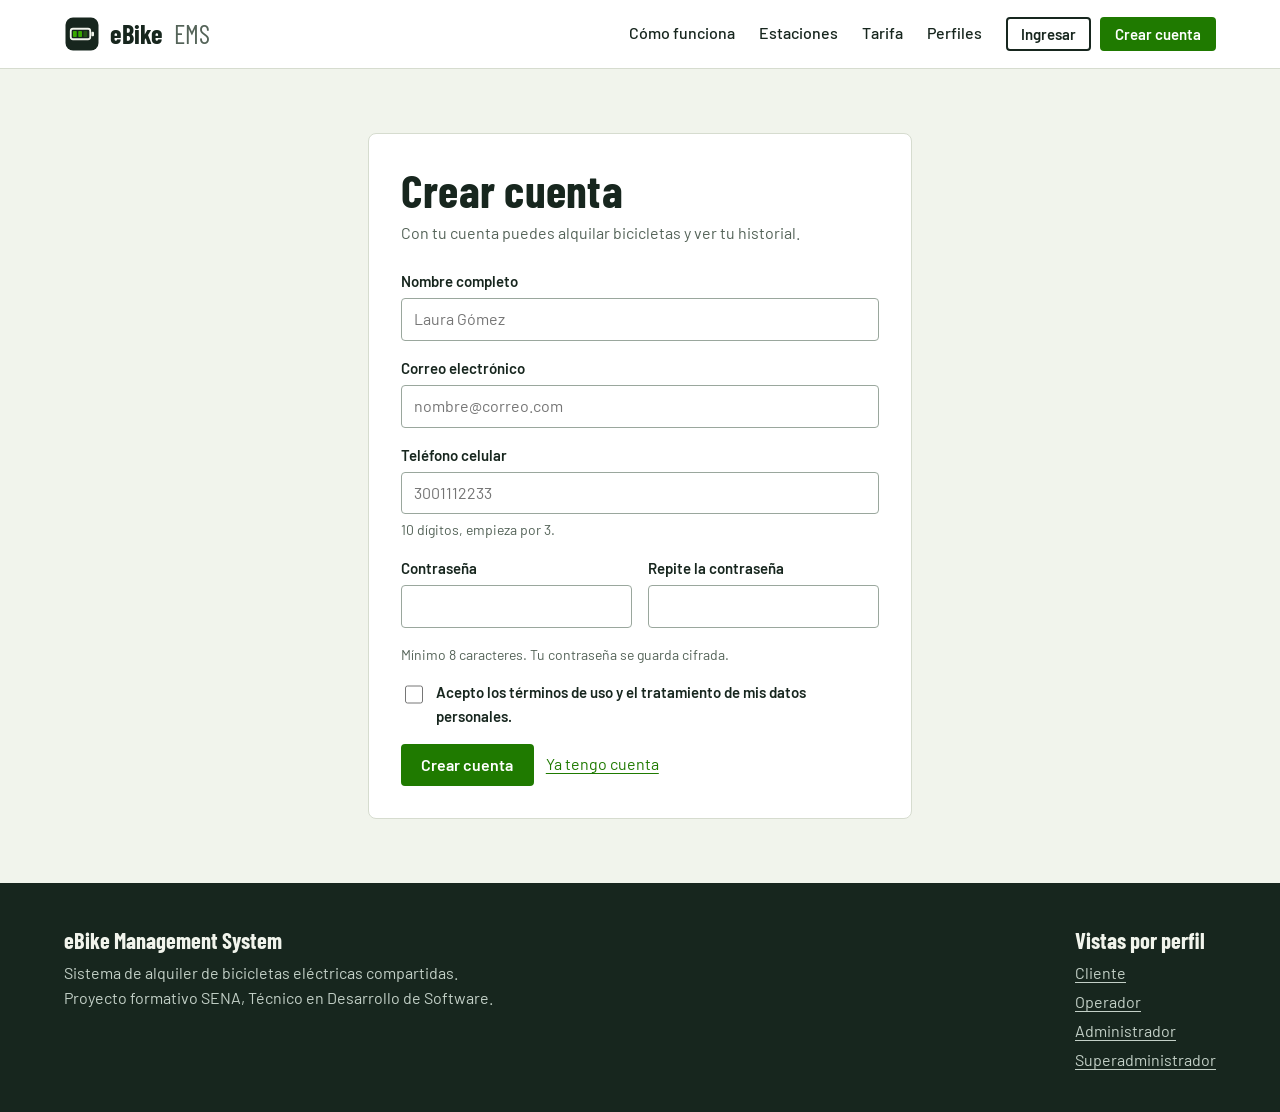
<file: Frontend_EMS_HTML_CSS/frontend_ems/registro.html>
<!DOCTYPE html>
<html lang="es">
<head>
  <meta charset="utf-8">
  <meta name="viewport" content="width=device-width, initial-scale=1">
  <title>Crear cuenta | eBike EMS</title>
  <meta name="description" content="Crea tu cuenta de eBike EMS para alquilar bicicletas eléctricas.">
  <link rel="icon" href="img/logo.svg" type="image/svg+xml">
  <link rel="preconnect" href="https://fonts.googleapis.com">
  <link rel="preconnect" href="https://fonts.gstatic.com" crossorigin>
  <link href="https://fonts.googleapis.com/css2?family=Barlow:wght@400;500;600&amp;family=Barlow+Condensed:wght@400;600;700&amp;display=swap" rel="stylesheet">
  <link rel="stylesheet" href="css/styles.css">
</head>
<body>
  <a class="saltar" href="#contenido">Saltar al contenido</a>
  <header class="cabecera">
    <div class="contenedor cabecera__fila">
      <a class="marca" href="index.html"><img src="img/logo.svg" alt="" width="36" height="36">eBike <span>EMS</span></a>
      <nav class="menu" aria-label="Principal">
        <a href="index.html#como-funciona">Cómo funciona</a>
        <a href="index.html#estaciones">Estaciones</a>
        <a href="index.html#tarifa">Tarifa</a>
        <a href="index.html#perfiles">Perfiles</a>
      </nav>
      <div class="cabecera__acciones">
        <a class="boton boton--secundario boton--s" href="login.html">Ingresar</a>
        <a class="boton boton--s" href="registro.html">Crear cuenta</a>
      </div>
    </div>
  </header>

  <main id="contenido" class="acceso acceso--centrado">
    <div class="contenedor acceso__rejilla">

      <!-- RF-001 registro de usuarios, RF-003 validación de datos -->
      <section class="formulario-caja" aria-labelledby="titulo-registro">
        <h1 id="titulo-registro">Crear cuenta</h1>
        <p>Con tu cuenta puedes alquilar bicicletas y ver tu historial.</p>
        <form class="formulario formulario--rejilla" action="#" method="post">
          <div class="campo campo--completo">
            <label for="nombre">Nombre completo</label>
            <input id="nombre" name="nombre" type="text" autocomplete="name" required minlength="3" maxlength="150" placeholder="Laura Gómez">
          </div>
          <div class="campo campo--completo">
            <label for="email">Correo electrónico</label>
            <input id="email" name="email" type="email" autocomplete="email" required maxlength="150" placeholder="nombre@correo.com">
          </div>
          <div class="campo campo--completo">
            <label for="telefono">Teléfono celular</label>
            <input id="telefono" name="telefono" type="tel" autocomplete="tel" required inputmode="numeric" pattern="3[0-9]{9}" maxlength="10" placeholder="3001112233" aria-describedby="ayuda-telefono">
            <span class="ayuda" id="ayuda-telefono">10 dígitos, empieza por 3.</span>
          </div>
          <div class="campo">
            <label for="clave">Contraseña</label>
            <input id="clave" name="clave" type="password" autocomplete="new-password" required minlength="8" aria-describedby="ayuda-clave">
          </div>
          <div class="campo">
            <label for="clave2">Repite la contraseña</label>
            <input id="clave2" name="clave2" type="password" autocomplete="new-password" required minlength="8">
          </div>
          <span class="ayuda campo--completo" id="ayuda-clave" style="color: var(--tinta-suave); font-size: 0.875rem;">Mínimo 8 caracteres. Tu contraseña se guarda cifrada.</span>
          <div class="campo campo--check campo--completo">
            <input id="acepto" name="acepto" type="checkbox" required>
            <label for="acepto">Acepto los términos de uso y el tratamiento de mis datos personales.</label>
          </div>
          <div class="acciones">
            <button class="boton" type="submit">Crear cuenta</button>
            <a href="login.html">Ya tengo cuenta</a>
          </div>
        </form>
      </section>

    </div>
  </main>

  <footer class="pie">
    <div class="contenedor pie__fila">
      <div>
        <strong>eBike Management System</strong>
        <p>Sistema de alquiler de bicicletas eléctricas compartidas.</p>
        <p>Proyecto formativo SENA, Técnico en Desarrollo de Software.</p>
      </div>
      <nav aria-label="Vistas del sistema">
        <strong>Vistas por perfil</strong>
        <ul>
          <li><a href="cliente.html">Cliente</a></li>
          <li><a href="operador.html">Operador</a></li>
          <li><a href="administrador.html">Administrador</a></li>
          <li><a href="superadministrador.html">Superadministrador</a></li>
        </ul>
      </nav>
    </div>
  </footer>
</body>
</html>
</file>
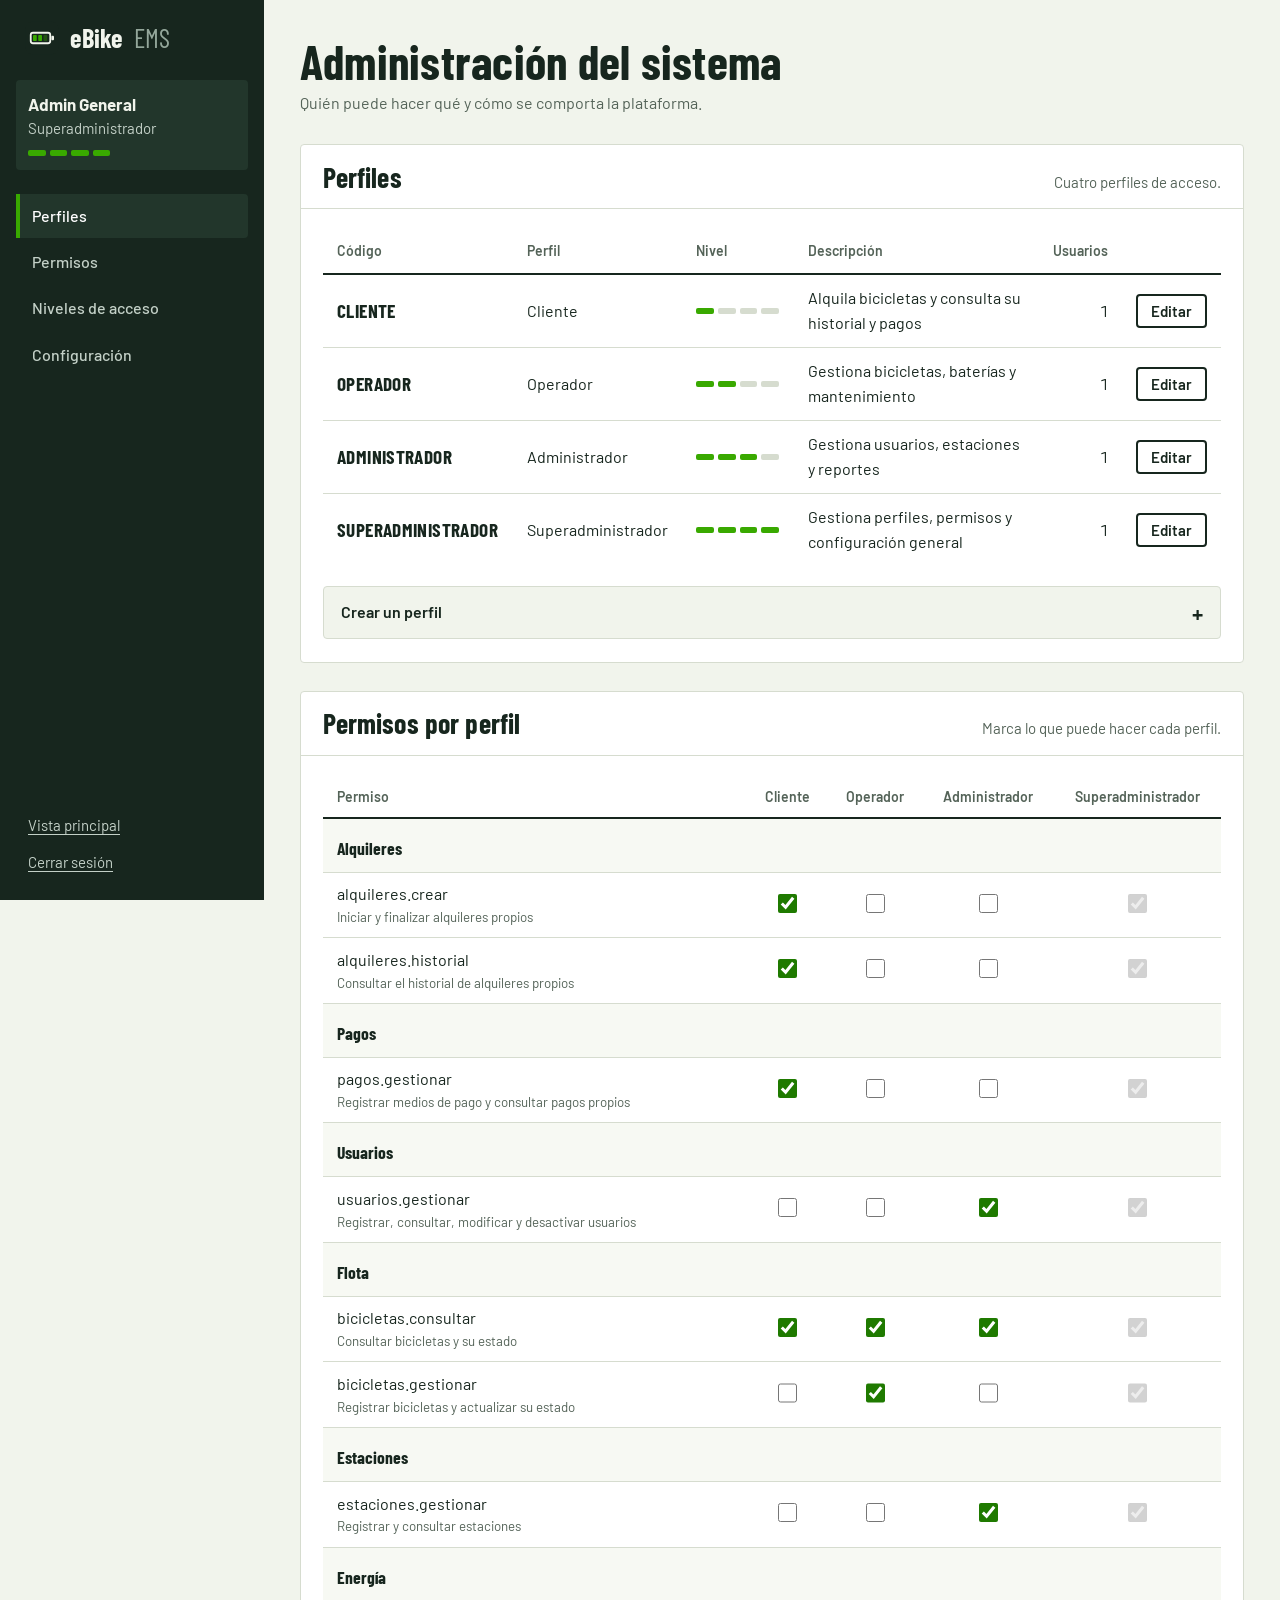
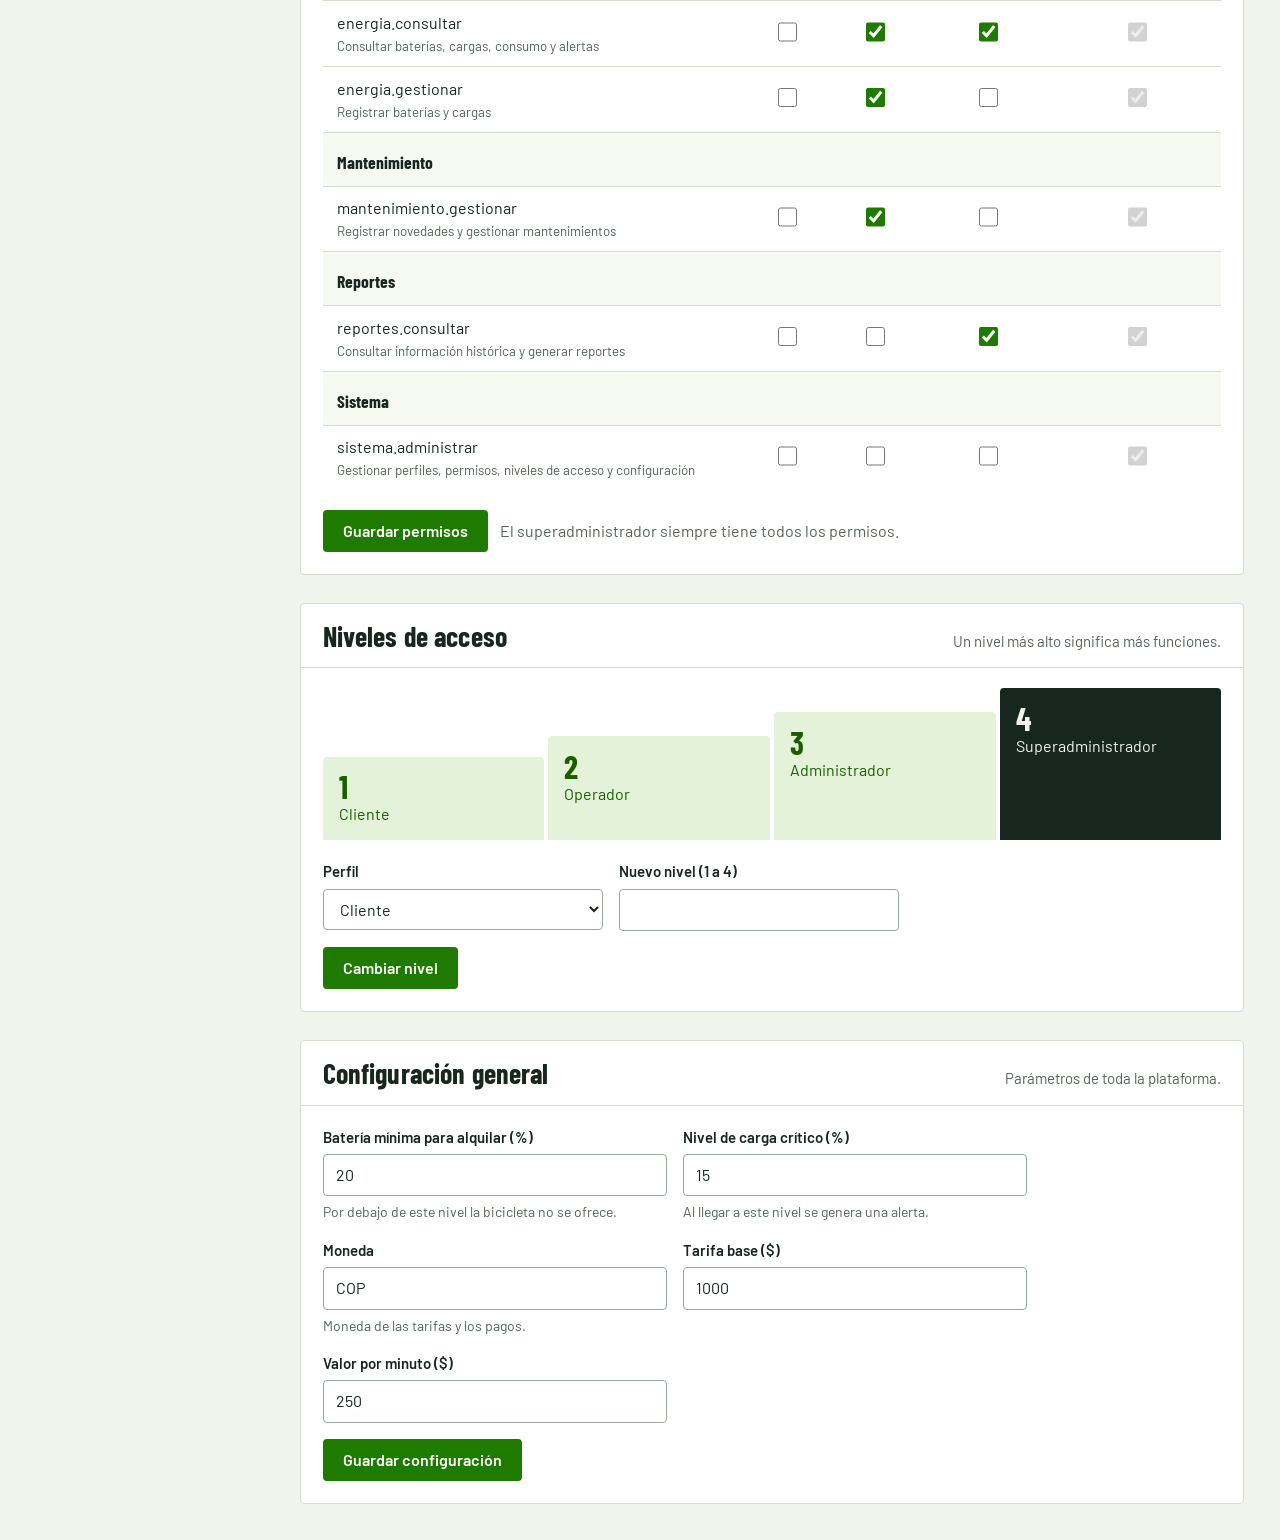
<file: Frontend_EMS_HTML_CSS/frontend_ems/superadministrador.html>
<!DOCTYPE html>
<html lang="es">
<head>
  <meta charset="utf-8">
  <meta name="viewport" content="width=device-width, initial-scale=1">
  <title>Superadministrador | eBike EMS</title>
  <meta name="description" content="Vista del superadministrador: perfiles, permisos, niveles de acceso y configuración.">
  <link rel="icon" href="img/logo.svg" type="image/svg+xml">
  <link rel="preconnect" href="https://fonts.googleapis.com">
  <link rel="preconnect" href="https://fonts.gstatic.com" crossorigin>
  <link href="https://fonts.googleapis.com/css2?family=Barlow:wght@400;500;600&amp;family=Barlow+Condensed:wght@400;600;700&amp;display=swap" rel="stylesheet">
  <link rel="stylesheet" href="css/styles.css">
</head>
<body>
  <a class="saltar" href="#contenido">Saltar al contenido</a>
  <div class="app">

    <aside class="lateral">
      <a class="marca" href="index.html"><img src="img/logo.svg" alt="" width="36" height="36">eBike <span>EMS</span></a>
      <div class="lateral__perfil">
        <strong>Admin General</strong>
        <span>Superadministrador</span>
        <span class="perfil__nivel" aria-hidden="true"><i class="activo"></i><i class="activo"></i><i class="activo"></i><i class="activo"></i></span>
      </div>
      <nav aria-label="Secciones de superadministrador">
        <a href="#perfiles" class="actual">Perfiles</a>
        <a href="#permisos">Permisos</a>
        <a href="#niveles">Niveles de acceso</a>
        <a href="#configuracion">Configuración</a>
      </nav>
      <div class="lateral__pie">
        <a href="index.html">Vista principal</a>
        <a href="login.html">Cerrar sesión</a>
      </div>
    </aside>

    <main class="principal" id="contenido">
      <header class="principal__cabecera">
        <div>
          <h1>Administración del sistema</h1>
          <p>Quién puede hacer qué y cómo se comporta la plataforma.</p>
        </div>
        
      </header>
      <div class="bloques">
      <!-- RF-041: gestión de perfiles -->
        <section class="panel" id="perfiles" aria-labelledby="t-perfiles">
        <header class="panel__cabecera">
          <h2 id="t-perfiles">Perfiles</h2>
          <p>Cuatro perfiles de acceso.</p>
        </header>
        <div class="panel__cuerpo">
          <div class="tabla-contenedor">
            <table class="tabla">
              <thead><tr><th>Código</th><th>Perfil</th><th>Nivel</th><th>Descripción</th><th class="derecha">Usuarios</th><th></th></tr></thead>
              <tbody>
                <tr><td><span class="codigo">CLIENTE</span></td><td>Cliente</td><td><span class="perfil__nivel" aria-hidden="true"><i class="activo"></i><i></i><i></i><i></i></span></td><td>Alquila bicicletas y consulta su historial y pagos</td><td class="derecha numero">1</td><td class="acciones-celda"><button class="boton boton--secundario boton--s" type="button">Editar</button></td></tr>
                <tr><td><span class="codigo">OPERADOR</span></td><td>Operador</td><td><span class="perfil__nivel" aria-hidden="true"><i class="activo"></i><i class="activo"></i><i></i><i></i></span></td><td>Gestiona bicicletas, baterías y mantenimiento</td><td class="derecha numero">1</td><td class="acciones-celda"><button class="boton boton--secundario boton--s" type="button">Editar</button></td></tr>
                <tr><td><span class="codigo">ADMINISTRADOR</span></td><td>Administrador</td><td><span class="perfil__nivel" aria-hidden="true"><i class="activo"></i><i class="activo"></i><i class="activo"></i><i></i></span></td><td>Gestiona usuarios, estaciones y reportes</td><td class="derecha numero">1</td><td class="acciones-celda"><button class="boton boton--secundario boton--s" type="button">Editar</button></td></tr>
                <tr><td><span class="codigo">SUPERADMINISTRADOR</span></td><td>Superadministrador</td><td><span class="perfil__nivel" aria-hidden="true"><i class="activo"></i><i class="activo"></i><i class="activo"></i><i class="activo"></i></span></td><td>Gestiona perfiles, permisos y configuración general</td><td class="derecha numero">1</td><td class="acciones-celda"><button class="boton boton--secundario boton--s" type="button">Editar</button></td></tr>
              </tbody>
            </table>
          </div>
          <details class="alta">
            <summary>Crear un perfil</summary>
            <form class="formulario formulario--rejilla" action="#" method="post">
              <div class="campo"><label for="pf-cod">Código</label><input id="pf-cod" type="text" required placeholder="SUPERVISOR"></div>
              <div class="campo"><label for="pf-nom">Nombre del perfil</label><input id="pf-nom" type="text" required></div>
              <div class="campo"><label for="pf-niv">Nivel de acceso</label><input id="pf-niv" type="number" min="1" max="4" required></div>
              <div class="campo campo--completo"><label for="pf-desc">Descripción</label><input id="pf-desc" type="text"></div>
              <div class="acciones"><button class="boton" type="submit">Crear perfil</button></div>
            </form>
          </details>
        </div>
      </section>

      <!-- RF-042: gestión de permisos -->
        <section class="panel" id="permisos" aria-labelledby="t-permisos">
        <header class="panel__cabecera">
          <h2 id="t-permisos">Permisos por perfil</h2>
          <p>Marca lo que puede hacer cada perfil.</p>
        </header>
        <div class="panel__cuerpo">
          <form action="#" method="post">
            <div class="tabla-contenedor">
              <table class="tabla permisos">
                <thead><tr><th scope="col">Permiso</th><th scope="col">Cliente</th><th scope="col">Operador</th><th scope="col">Administrador</th><th scope="col">Superadministrador</th></tr></thead>
                <tbody>
                <tr class="grupo"><th colspan="5" scope="colgroup">Alquileres</th></tr>
                <tr><td>alquileres.crear<small>Iniciar y finalizar alquileres propios</small></td><td><input type="checkbox" name="alquileres.crear" value="Cliente" checked aria-label="Cliente puede alquileres.crear"></td><td><input type="checkbox" name="alquileres.crear" value="Operador" aria-label="Operador puede alquileres.crear"></td><td><input type="checkbox" name="alquileres.crear" value="Administrador" aria-label="Administrador puede alquileres.crear"></td><td><input type="checkbox" checked disabled aria-label="Superadministrador tiene alquileres.crear"></td></tr>
                <tr><td>alquileres.historial<small>Consultar el historial de alquileres propios</small></td><td><input type="checkbox" name="alquileres.historial" value="Cliente" checked aria-label="Cliente puede alquileres.historial"></td><td><input type="checkbox" name="alquileres.historial" value="Operador" aria-label="Operador puede alquileres.historial"></td><td><input type="checkbox" name="alquileres.historial" value="Administrador" aria-label="Administrador puede alquileres.historial"></td><td><input type="checkbox" checked disabled aria-label="Superadministrador tiene alquileres.historial"></td></tr>
                <tr class="grupo"><th colspan="5" scope="colgroup">Pagos</th></tr>
                <tr><td>pagos.gestionar<small>Registrar medios de pago y consultar pagos propios</small></td><td><input type="checkbox" name="pagos.gestionar" value="Cliente" checked aria-label="Cliente puede pagos.gestionar"></td><td><input type="checkbox" name="pagos.gestionar" value="Operador" aria-label="Operador puede pagos.gestionar"></td><td><input type="checkbox" name="pagos.gestionar" value="Administrador" aria-label="Administrador puede pagos.gestionar"></td><td><input type="checkbox" checked disabled aria-label="Superadministrador tiene pagos.gestionar"></td></tr>
                <tr class="grupo"><th colspan="5" scope="colgroup">Usuarios</th></tr>
                <tr><td>usuarios.gestionar<small>Registrar, consultar, modificar y desactivar usuarios</small></td><td><input type="checkbox" name="usuarios.gestionar" value="Cliente" aria-label="Cliente puede usuarios.gestionar"></td><td><input type="checkbox" name="usuarios.gestionar" value="Operador" aria-label="Operador puede usuarios.gestionar"></td><td><input type="checkbox" name="usuarios.gestionar" value="Administrador" checked aria-label="Administrador puede usuarios.gestionar"></td><td><input type="checkbox" checked disabled aria-label="Superadministrador tiene usuarios.gestionar"></td></tr>
                <tr class="grupo"><th colspan="5" scope="colgroup">Flota</th></tr>
                <tr><td>bicicletas.consultar<small>Consultar bicicletas y su estado</small></td><td><input type="checkbox" name="bicicletas.consultar" value="Cliente" checked aria-label="Cliente puede bicicletas.consultar"></td><td><input type="checkbox" name="bicicletas.consultar" value="Operador" checked aria-label="Operador puede bicicletas.consultar"></td><td><input type="checkbox" name="bicicletas.consultar" value="Administrador" checked aria-label="Administrador puede bicicletas.consultar"></td><td><input type="checkbox" checked disabled aria-label="Superadministrador tiene bicicletas.consultar"></td></tr>
                <tr><td>bicicletas.gestionar<small>Registrar bicicletas y actualizar su estado</small></td><td><input type="checkbox" name="bicicletas.gestionar" value="Cliente" aria-label="Cliente puede bicicletas.gestionar"></td><td><input type="checkbox" name="bicicletas.gestionar" value="Operador" checked aria-label="Operador puede bicicletas.gestionar"></td><td><input type="checkbox" name="bicicletas.gestionar" value="Administrador" aria-label="Administrador puede bicicletas.gestionar"></td><td><input type="checkbox" checked disabled aria-label="Superadministrador tiene bicicletas.gestionar"></td></tr>
                <tr class="grupo"><th colspan="5" scope="colgroup">Estaciones</th></tr>
                <tr><td>estaciones.gestionar<small>Registrar y consultar estaciones</small></td><td><input type="checkbox" name="estaciones.gestionar" value="Cliente" aria-label="Cliente puede estaciones.gestionar"></td><td><input type="checkbox" name="estaciones.gestionar" value="Operador" aria-label="Operador puede estaciones.gestionar"></td><td><input type="checkbox" name="estaciones.gestionar" value="Administrador" checked aria-label="Administrador puede estaciones.gestionar"></td><td><input type="checkbox" checked disabled aria-label="Superadministrador tiene estaciones.gestionar"></td></tr>
                <tr class="grupo"><th colspan="5" scope="colgroup">Energía</th></tr>
                <tr><td>energia.consultar<small>Consultar baterías, cargas, consumo y alertas</small></td><td><input type="checkbox" name="energia.consultar" value="Cliente" aria-label="Cliente puede energia.consultar"></td><td><input type="checkbox" name="energia.consultar" value="Operador" checked aria-label="Operador puede energia.consultar"></td><td><input type="checkbox" name="energia.consultar" value="Administrador" checked aria-label="Administrador puede energia.consultar"></td><td><input type="checkbox" checked disabled aria-label="Superadministrador tiene energia.consultar"></td></tr>
                <tr><td>energia.gestionar<small>Registrar baterías y cargas</small></td><td><input type="checkbox" name="energia.gestionar" value="Cliente" aria-label="Cliente puede energia.gestionar"></td><td><input type="checkbox" name="energia.gestionar" value="Operador" checked aria-label="Operador puede energia.gestionar"></td><td><input type="checkbox" name="energia.gestionar" value="Administrador" aria-label="Administrador puede energia.gestionar"></td><td><input type="checkbox" checked disabled aria-label="Superadministrador tiene energia.gestionar"></td></tr>
                <tr class="grupo"><th colspan="5" scope="colgroup">Mantenimiento</th></tr>
                <tr><td>mantenimiento.gestionar<small>Registrar novedades y gestionar mantenimientos</small></td><td><input type="checkbox" name="mantenimiento.gestionar" value="Cliente" aria-label="Cliente puede mantenimiento.gestionar"></td><td><input type="checkbox" name="mantenimiento.gestionar" value="Operador" checked aria-label="Operador puede mantenimiento.gestionar"></td><td><input type="checkbox" name="mantenimiento.gestionar" value="Administrador" aria-label="Administrador puede mantenimiento.gestionar"></td><td><input type="checkbox" checked disabled aria-label="Superadministrador tiene mantenimiento.gestionar"></td></tr>
                <tr class="grupo"><th colspan="5" scope="colgroup">Reportes</th></tr>
                <tr><td>reportes.consultar<small>Consultar información histórica y generar reportes</small></td><td><input type="checkbox" name="reportes.consultar" value="Cliente" aria-label="Cliente puede reportes.consultar"></td><td><input type="checkbox" name="reportes.consultar" value="Operador" aria-label="Operador puede reportes.consultar"></td><td><input type="checkbox" name="reportes.consultar" value="Administrador" checked aria-label="Administrador puede reportes.consultar"></td><td><input type="checkbox" checked disabled aria-label="Superadministrador tiene reportes.consultar"></td></tr>
                <tr class="grupo"><th colspan="5" scope="colgroup">Sistema</th></tr>
                <tr><td>sistema.administrar<small>Gestionar perfiles, permisos, niveles de acceso y configuración</small></td><td><input type="checkbox" name="sistema.administrar" value="Cliente" aria-label="Cliente puede sistema.administrar"></td><td><input type="checkbox" name="sistema.administrar" value="Operador" aria-label="Operador puede sistema.administrar"></td><td><input type="checkbox" name="sistema.administrar" value="Administrador" aria-label="Administrador puede sistema.administrar"></td><td><input type="checkbox" checked disabled aria-label="Superadministrador tiene sistema.administrar"></td></tr>
                </tbody>
              </table>
            </div>
            <div class="acciones" style="margin-top: 1.25rem;"><button class="boton" type="submit">Guardar permisos</button>
              <span class="texto-suave">El superadministrador siempre tiene todos los permisos.</span></div>
          </form>
        </div>
      </section>

      <!-- RF-043: gestión de niveles de acceso -->
        <section class="panel" id="niveles" aria-labelledby="t-niveles">
        <header class="panel__cabecera">
          <h2 id="t-niveles">Niveles de acceso</h2>
          <p>Un nivel más alto significa más funciones.</p>
        </header>
        <div class="panel__cuerpo">
          <div class="escalera" aria-label="Niveles de acceso de menor a mayor">
            <div class="escalon"><strong>1</strong>Cliente</div>
            <div class="escalon"><strong>2</strong>Operador</div>
            <div class="escalon"><strong>3</strong>Administrador</div>
            <div class="escalon"><strong>4</strong>Superadministrador</div>
          </div>
          <form class="formulario formulario--rejilla" action="#" method="post" style="max-width: 36rem;">
            <div class="campo"><label for="nv-perfil">Perfil</label><select id="nv-perfil"><option>Cliente</option><option>Operador</option><option>Administrador</option><option>Superadministrador</option></select></div>
            <div class="campo"><label for="nv-nivel">Nuevo nivel (1 a 4)</label><input id="nv-nivel" type="number" min="1" max="4" required></div>
            <div class="acciones"><button class="boton" type="submit">Cambiar nivel</button></div>
          </form>
        </div>
      </section>

      <!-- RF-044: configuración general -->
        <section class="panel" id="configuracion" aria-labelledby="t-configuracion">
        <header class="panel__cabecera">
          <h2 id="t-configuracion">Configuración general</h2>
          <p>Parámetros de toda la plataforma.</p>
        </header>
        <div class="panel__cuerpo">
          <form class="formulario formulario--rejilla" action="#" method="post" style="max-width: 44rem;">
            <div class="campo"><label for="cf-min">Batería mínima para alquilar (%)</label><input id="cf-min" name="bateria_minima_alquiler" type="number" min="0" max="100" value="20" required><span class="ayuda">Por debajo de este nivel la bicicleta no se ofrece.</span></div>
            <div class="campo"><label for="cf-crit">Nivel de carga crítico (%)</label><input id="cf-crit" name="bateria_nivel_critico" type="number" min="0" max="100" value="15" required><span class="ayuda">Al llegar a este nivel se genera una alerta.</span></div>
            <div class="campo"><label for="cf-mon">Moneda</label><input id="cf-mon" name="moneda" type="text" value="COP" maxlength="3" required><span class="ayuda">Moneda de las tarifas y los pagos.</span></div>
            <div class="campo"><label for="cf-base">Tarifa base ($)</label><input id="cf-base" name="tarifa_base" type="number" min="0" value="1000" required></div>
            <div class="campo"><label for="cf-min-v">Valor por minuto ($)</label><input id="cf-min-v" name="valor_minuto" type="number" min="0" value="250" required></div>
            <div class="acciones"><button class="boton" type="submit">Guardar configuración</button></div>
          </form>
        </div>
      </section>
      </div>
    </main>

  </div>
</body>
</html>
</file>
<file: Frontend_EMS_HTML_CSS/frontend_ems/css/styles.css>
/* =====================================================================
   eBike Management System (EMS) - Hoja de estilos única
   Se usa en todas las páginas: principal, acceso y vistas por actor.

   Contenido
   1. Variables (colores, tipografía, espacios)
   2. Base
   3. Componentes: botones, estados, batería, muelle, formularios, tablas
   4. Sitio público: cabecera, portada, tablero, pasos, estaciones, tarifa, perfiles, pie
   5. Acceso: ingreso y registro
   6. Aplicación por actor: barra lateral, paneles, indicadores
   7. Adaptación a pantallas pequeñas
   ===================================================================== */

/* 1. VARIABLES ------------------------------------------------------- */
:root {
  --asfalto: #17261e;
  --asfalto-2: #22362b;
  --papel: #f1f4ec;
  --blanco: #ffffff;
  --linea: #d6dccf;
  --linea-fuerte: #9aa79d;
  --tinta: #17261e;
  --tinta-suave: #546358;

  --pasto: #1f7a00;          /* acciones: texto blanco encima cumple contraste */
  --pasto-hover: #176000;
  --pasto-vivo: #39a900;     /* verde SENA: solo para gráficos */
  --pasto-claro: #e3f2d8;
  --pasto-texto: #1b5e00;

  --ambar: #e8a100;
  --ambar-claro: #fff1cc;
  --ambar-texto: #6b4a00;

  --rojo: #c62f2f;
  --rojo-claro: #fbe3e1;
  --rojo-texto: #9b1c1c;

  --azul: #1f5fa8;
  --azul-claro: #deeaf7;
  --azul-texto: #174a85;

  --fuente-titulo: "Barlow Condensed", "Arial Narrow", "Roboto Condensed", sans-serif;
  --fuente-texto: "Barlow", "Segoe UI", Roboto, Arial, sans-serif;

  --radio-s: 4px;
  --radio-m: 8px;
  --ancho-sitio: 72rem;
}

/* 2. BASE ------------------------------------------------------------ */
*,
*::before,
*::after { box-sizing: border-box; }

html { -webkit-text-size-adjust: 100%; scroll-behavior: smooth; }

body {
  margin: 0;
  background: var(--papel);
  color: var(--tinta);
  font-family: var(--fuente-texto);
  font-size: 1rem;
  line-height: 1.55;
}

h1, h2, h3, h4 {
  margin: 0;
  font-family: var(--fuente-titulo);
  font-weight: 700;
  line-height: 1.05;
  letter-spacing: 0.005em;
}
h1 { font-size: clamp(2.75rem, 6.2vw, 4.75rem); }
h2 { font-size: clamp(1.9rem, 3.4vw, 2.5rem); }
h3 { font-size: 1.5rem; }
h4 { font-size: 1.2rem; }

p { margin: 0; }
ul, ol { margin: 0; padding: 0; list-style: none; }
img, svg { display: block; max-width: 100%; }
a { color: var(--pasto); text-underline-offset: 0.18em; }
a:hover { color: var(--pasto-hover); }
table { border-collapse: collapse; width: 100%; }

:focus-visible {
  outline: 3px solid var(--pasto-vivo);
  outline-offset: 2px;
}

.solo-lectores {
  position: absolute;
  width: 1px; height: 1px;
  overflow: hidden;
  clip: rect(0 0 0 0);
  white-space: nowrap;
}

.saltar {
  position: absolute;
  left: 1rem; top: -4rem;
  padding: 0.6rem 1rem;
  background: var(--asfalto);
  color: var(--blanco);
  border-radius: var(--radio-s);
  z-index: 50;
}
.saltar:focus { top: 1rem; }

.contenedor {
  width: min(100% - 2rem, var(--ancho-sitio));
  margin-inline: auto;
}

.texto-suave { color: var(--tinta-suave); }
.numero { font-variant-numeric: tabular-nums; white-space: nowrap; }
.derecha { text-align: right; }

/* 3. COMPONENTES ----------------------------------------------------- */

/* Botones */
.boton {
  display: inline-flex;
  align-items: center;
  justify-content: center;
  min-height: 2.6rem;
  padding: 0 1.15rem;
  border: 2px solid var(--pasto);
  border-radius: var(--radio-s);
  background: var(--pasto);
  color: var(--blanco);
  font: 600 1rem/1 var(--fuente-texto);
  text-decoration: none;
  cursor: pointer;
  transition: background-color 0.15s, border-color 0.15s, color 0.15s;
}
.boton:hover { background: var(--pasto-hover); border-color: var(--pasto-hover); color: var(--blanco); }
.boton--secundario { background: transparent; color: var(--tinta); border-color: var(--tinta); }
.boton--secundario:hover { background: var(--tinta); border-color: var(--tinta); color: var(--blanco); }
.boton--claro { background: var(--blanco); color: var(--asfalto); border-color: var(--blanco); }
.boton--claro:hover { background: var(--pasto-claro); border-color: var(--pasto-claro); color: var(--asfalto); }
.boton--peligro { background: transparent; color: var(--rojo-texto); border-color: var(--rojo); }
.boton--peligro:hover { background: var(--rojo); border-color: var(--rojo); color: var(--blanco); }
.boton--s { min-height: 2.1rem; padding: 0 0.8rem; font-size: 0.9375rem; }
.boton--ancho { width: 100%; }
.boton[aria-disabled="true"], .boton:disabled {
  background: transparent; color: var(--tinta-suave); border-color: var(--linea-fuerte); cursor: not-allowed;
}

/* Estados (la columna "estado" de las tablas de la base de datos) */
.estado {
  display: inline-flex;
  align-items: center;
  gap: 0.4rem;
  padding: 0.15rem 0.55rem;
  border-radius: var(--radio-s);
  font-size: 0.875rem;
  font-weight: 600;
  white-space: nowrap;
  background: var(--pasto-claro);
  color: var(--pasto-texto);
}
.estado::before {
  content: "";
  width: 0.5rem; height: 0.5rem;
  border-radius: 50%;
  background: currentColor;
}
.estado--ambar { background: var(--ambar-claro); color: var(--ambar-texto); }
.estado--rojo  { background: var(--rojo-claro);  color: var(--rojo-texto); }
.estado--azul  { background: var(--azul-claro);  color: var(--azul-texto); }
.estado--gris  { background: #e6e9e2;            color: var(--tinta-suave); }

/* Batería: cinco segmentos; el color depende del nivel */
.bateria {
  --nivel: 0%;
  --color: var(--pasto-vivo);
  display: inline-flex;
  align-items: center;
  gap: 0.55rem;
  font-variant-numeric: tabular-nums;
  font-weight: 600;
  white-space: nowrap;
}
.bateria--medio   { --color: var(--ambar); }
.bateria--critico { --color: var(--rojo); }
.bateria__celda {
  position: relative;
  width: 3.4rem;
  height: 1.1rem;
  padding: 2px;
  border: 2px solid currentColor;
  border-radius: 3px;
}
.bateria__celda::after {
  content: "";
  position: absolute;
  right: -6px; top: 50%;
  width: 3px; height: 0.45rem;
  transform: translateY(-50%);
  border-radius: 0 2px 2px 0;
  background: currentColor;
}
.bateria__nivel {
  display: block;
  height: 100%;
  background: linear-gradient(90deg, var(--color) var(--nivel), transparent var(--nivel));
  -webkit-mask: repeating-linear-gradient(90deg, #000 0, #000 calc(20% - 2px), transparent calc(20% - 2px), transparent 20%);
          mask: repeating-linear-gradient(90deg, #000 0, #000 calc(20% - 2px), transparent calc(20% - 2px), transparent 20%);
}

/* Muelle de una estación: cada ranura es un espacio para una bicicleta */
.muelle { display: flex; flex-wrap: wrap; gap: 0.3rem; }
.ranura {
  width: 0.7rem; height: 1.35rem;
  border: 2px solid var(--linea-fuerte);
  border-radius: 2px;
}
.ranura--ocupada { background: var(--pasto-vivo); border-color: var(--pasto-vivo); }
.ranura--uso { background: var(--azul); border-color: var(--azul); }
.ranura--mant { background: var(--ambar); border-color: var(--ambar); }

/* Formularios */
.formulario { display: grid; grid-template-columns: minmax(0, 1fr); gap: 1rem; }
.formulario--rejilla { grid-template-columns: repeat(2, minmax(0, 1fr)); align-items: start; }
.formulario--rejilla .campo--completo, .formulario--rejilla .acciones { grid-column: 1 / -1; }
.campo { display: grid; gap: 0.3rem; }
.campo label, .campo legend { font-weight: 600; font-size: 0.9375rem; }
.campo .ayuda { font-size: 0.875rem; color: var(--tinta-suave); }
.campo input, .campo select, .campo textarea {
  width: 100%;
  min-height: 2.6rem;
  padding: 0.5rem 0.75rem;
  border: 1.5px solid var(--linea-fuerte);
  border-radius: var(--radio-s);
  background: var(--blanco);
  color: var(--tinta);
  font: inherit;
}
.campo textarea { min-height: 5.5rem; resize: vertical; }
.campo input:focus, .campo select:focus, .campo textarea:focus {
  outline: 3px solid var(--pasto-vivo);
  outline-offset: 0;
  border-color: var(--pasto);
}
.campo input:user-invalid, .campo select:user-invalid { border-color: var(--rojo); background: var(--rojo-claro); }
.campo--check { grid-template-columns: auto 1fr; align-items: start; gap: 0.6rem; }
.campo--check input { width: 1.15rem; min-height: 0; height: 1.15rem; margin-top: 0.25rem; accent-color: var(--pasto); }
.acciones { display: flex; flex-wrap: wrap; gap: 0.75rem; align-items: center; }

/* Tablas */
.tabla-contenedor { position: relative; overflow-x: auto; }
.tabla th, .tabla td { padding: 0.7rem 0.9rem; text-align: left; vertical-align: middle; }
.tabla thead th {
  font-size: 0.875rem;
  font-weight: 600;
  color: var(--tinta-suave);
  border-bottom: 2px solid var(--tinta);
  white-space: nowrap;
}
.tabla tbody tr { border-bottom: 1px solid var(--linea); }
.tabla tbody tr:last-child { border-bottom: 0; }
.tabla tbody tr:hover { background: #f7f9f3; }
.tabla .codigo { font-family: var(--fuente-titulo); font-size: 1.2rem; font-weight: 700; letter-spacing: 0.02em; }
.tabla .secundario { display: block; font-size: 0.875rem; color: var(--tinta-suave); }
.tabla .derecha { text-align: right; }
.tabla--nowrap th, .tabla--nowrap td { white-space: nowrap; padding-inline: 0.5rem; }
.tabla--nowrap thead th.ajustable { white-space: normal; min-width: 7rem; }
.tabla td.acciones-celda { white-space: nowrap; text-align: right; }
.tabla td.acciones-celda .boton + .boton { margin-left: 0.4rem; }

/* Avisos */
.aviso {
  display: grid;
  grid-template-columns: auto 1fr;
  gap: 0.75rem;
  padding: 0.85rem 1rem;
  border-left: 5px solid var(--azul);
  border-radius: var(--radio-s);
  background: var(--azul-claro);
  color: var(--azul-texto);
}
.aviso--ambar { border-color: var(--ambar); background: var(--ambar-claro); color: var(--ambar-texto); }
.aviso--rojo  { border-color: var(--rojo);  background: var(--rojo-claro);  color: var(--rojo-texto); }
.aviso__icono { font-family: var(--fuente-titulo); font-weight: 700; font-size: 1.4rem; line-height: 1; }
.aviso strong { display: block; }

/* 4. SITIO PÚBLICO --------------------------------------------------- */
.cabecera { background: var(--blanco); border-bottom: 1px solid var(--linea); }
.cabecera__fila { display: flex; align-items: center; gap: 1.5rem; min-height: 4.25rem; }
.marca {
  display: inline-flex; align-items: center; gap: 0.65rem;
  color: var(--tinta); text-decoration: none;
  font-family: var(--fuente-titulo); font-size: 1.65rem; font-weight: 700; line-height: 1;
}
.marca img { width: 2.25rem; height: 2.25rem; }
.marca span { font-weight: 400; color: var(--tinta-suave); }
.menu { display: flex; gap: 1.5rem; margin-left: auto; }
.menu a { color: var(--tinta); text-decoration: none; font-weight: 500; padding: 0.4rem 0; border-bottom: 2px solid transparent; }
.menu a:hover { border-color: var(--pasto-vivo); color: var(--tinta); }
.cabecera__acciones { display: flex; gap: 0.6rem; }

/* Portada */
.portada { padding: clamp(2.5rem, 6vw, 5rem) 0; }
.portada__rejilla { display: grid; grid-template-columns: minmax(0, 1.05fr) minmax(0, 0.95fr); gap: clamp(2rem, 5vw, 4.5rem); align-items: center; }
.portada__texto p { margin-top: 1.25rem; max-width: 34rem; font-size: 1.1875rem; color: var(--tinta-suave); }
.portada__texto .acciones { margin-top: 1.75rem; }
.portada__tarifa { margin-top: 1.5rem; font-size: 1rem; }
.portada__tarifa strong { font-family: var(--fuente-titulo); font-size: 1.4rem; }

/* Tablero de estación: la pieza principal de la portada */
.tablero {
  background: var(--asfalto);
  color: var(--papel);
  border-radius: var(--radio-m);
  box-shadow: 0 1px 0 #ffffff1a inset, 0 18px 40px -18px #17261e99;
  overflow: hidden;
}
.tablero__cabecera {
  display: flex; align-items: baseline; justify-content: space-between; gap: 1rem;
  padding: 1.1rem 1.4rem 0.9rem;
  border-bottom: 1px solid #ffffff26;
}
.tablero__cabecera h2 { font-size: 1.75rem; }
.tablero__cabecera span { font-size: 0.9375rem; color: #b4c3b8; }
.tablero__fila {
  display: grid;
  grid-template-columns: 4.4rem minmax(0, 1fr) auto auto;
  align-items: center;
  gap: 1rem;
  padding: 0.95rem 1.4rem;
  border-bottom: 1px solid #ffffff14;
}
.tablero__fila:last-child { border-bottom: 0; }
.tablero__codigo { font-family: var(--fuente-titulo); font-size: 2.4rem; font-weight: 700; line-height: 1; color: var(--pasto-vivo); }
.tablero__fila--apagada .tablero__codigo { color: #7d8e83; }
.tablero__modelo { display: block; font-weight: 600; font-size: 1.0625rem; }
.tablero__lugar { display: block; font-size: 0.9375rem; color: #b4c3b8; }
.tablero .bateria__celda { color: var(--papel); }
.tablero__nota {
  padding: 0.9rem 1.4rem;
  background: #ffffff0f;
  font-size: 0.9375rem;
  color: #b4c3b8;
}

/* Secciones de la portada */
.seccion { padding: clamp(2.5rem, 6vw, 4.5rem) 0; }
.seccion--blanca { background: var(--blanco); border-block: 1px solid var(--linea); }
.seccion__intro { max-width: 40rem; margin-bottom: 2rem; }
.seccion__intro p { margin-top: 0.75rem; color: var(--tinta-suave); font-size: 1.0625rem; }

/* Pasos: es una secuencia real, por eso van numerados */
.pasos { display: grid; grid-template-columns: repeat(4, minmax(0, 1fr)); gap: 1.5rem; counter-reset: paso; }
.pasos li { position: relative; padding-top: 3.4rem; counter-increment: paso; }
.pasos li::before {
  content: counter(paso);
  position: absolute; top: 0; left: 0;
  display: grid; place-items: center;
  width: 2.5rem; height: 2.5rem;
  border-radius: 50%;
  background: var(--asfalto); color: var(--papel);
  font-family: var(--fuente-titulo); font-size: 1.5rem; font-weight: 700;
}
.pasos li::after {
  content: "";
  position: absolute; top: 1.2rem; left: 3.2rem; right: -1rem;
  border-top: 2px dashed var(--linea-fuerte);
}
.pasos li:last-child::after { display: none; }
.pasos h3 { font-size: 1.35rem; margin-bottom: 0.35rem; }
.pasos p { color: var(--tinta-suave); }

/* Estaciones */
.estaciones { display: grid; grid-template-columns: repeat(3, minmax(0, 1fr)); gap: 1.25rem; }
.estacion { padding: 1.25rem 1.35rem 1.4rem; border: 1px solid var(--linea); border-top: 6px solid var(--asfalto); border-radius: var(--radio-s); background: var(--papel); }
.estacion__codigo { font-family: var(--fuente-titulo); font-size: 1.1rem; font-weight: 600; color: var(--tinta-suave); }
.estacion h3 { margin: 0.1rem 0 0.2rem; font-size: 1.75rem; }
.estacion address { font-style: normal; color: var(--tinta-suave); }
.estacion .muelle { margin: 1.1rem 0 0.7rem; }
.estacion__cifra { display: flex; justify-content: space-between; align-items: baseline; gap: 1rem; font-size: 0.9375rem; }
.estacion__cifra strong { font-family: var(--fuente-titulo); font-size: 1.6rem; }

/* Tarifa */
.tarifa { display: grid; grid-template-columns: minmax(0, 1fr) minmax(0, 1fr); gap: clamp(1.5rem, 4vw, 3.5rem); align-items: center; }
.tarifa__precio { display: flex; flex-wrap: wrap; align-items: baseline; gap: 0.4rem 1.25rem; font-family: var(--fuente-titulo); }
.tarifa__precio strong { font-size: clamp(3rem, 7vw, 4.5rem); line-height: 1; }
.tarifa__precio span { font-size: 1.35rem; color: var(--tinta-suave); }
.cuenta { padding: 1.25rem 1.4rem; border: 1.5px solid var(--tinta); border-radius: var(--radio-s); background: var(--blanco); }
.cuenta h3 { font-size: 1.3rem; margin-bottom: 0.75rem; }
.cuenta dl { margin: 0; display: grid; gap: 0.35rem; }
.cuenta dl > div { display: flex; justify-content: space-between; gap: 1rem; }
.cuenta dt { color: var(--tinta-suave); }
.cuenta dd { margin: 0; text-align: right; font-variant-numeric: tabular-nums; }
.cuenta .total { margin-top: 0.4rem; padding-top: 0.6rem; border-top: 2px solid var(--tinta); font-weight: 700; font-size: 1.2rem; }
.cuenta .total dt { color: var(--tinta); }

/* Perfiles (actores) */
.perfiles { display: grid; grid-template-columns: repeat(4, minmax(0, 1fr)); gap: 0; border: 1px solid var(--linea); border-radius: var(--radio-s); overflow: hidden; background: var(--blanco); }
.perfil { display: flex; flex-direction: column; gap: 0.75rem; padding: 1.35rem 1.3rem 1.5rem; border-right: 1px solid var(--linea); }
.perfil:last-child { border-right: 0; }
.perfil__nivel { display: flex; gap: 0.25rem; }
.perfil__nivel i { width: 1.1rem; height: 0.35rem; border-radius: 2px; background: var(--linea); }
.perfil__nivel i.activo { background: var(--pasto-vivo); }
.perfil h3 { font-size: 1.6rem; }
.perfil p { color: var(--tinta-suave); }
.perfil ul { display: grid; gap: 0.3rem; font-size: 0.9375rem; padding-left: 1.1rem; list-style: disc; }
.perfil .boton { margin-top: auto; }

/* Pie */
.pie { background: var(--asfalto); color: #c3d0c7; padding: 2.5rem 0; }
.pie__fila { display: flex; flex-wrap: wrap; gap: 1.5rem 3rem; justify-content: space-between; }
.pie strong { color: var(--papel); font-family: var(--fuente-titulo); font-size: 1.4rem; font-weight: 700; display: block; margin-bottom: 0.25rem; }
.pie a { color: #c3d0c7; }
.pie a:hover { color: var(--blanco); }
.pie ul { display: grid; gap: 0.25rem; }

/* 5. ACCESO ---------------------------------------------------------- */
.acceso { padding: clamp(2rem, 5vw, 4rem) 0; }
.acceso__rejilla { display: grid; grid-template-columns: minmax(0, 28rem) minmax(0, 1fr); gap: clamp(2rem, 5vw, 4.5rem); align-items: start; }
.acceso--centrado .acceso__rejilla { grid-template-columns: minmax(0, 34rem); justify-content: center; }
.formulario-caja { padding: clamp(1.4rem, 3vw, 2rem); border: 1px solid var(--linea); border-radius: var(--radio-m); background: var(--blanco); }
.formulario-caja h1 { font-size: clamp(2.2rem, 4vw, 2.9rem); margin-bottom: 0.4rem; }
.formulario-caja > p { margin-bottom: 1.5rem; color: var(--tinta-suave); }
.formulario-caja .pie-formulario { margin-top: 1.25rem; font-size: 0.9375rem; color: var(--tinta-suave); }
.demo h2 { font-size: 1.9rem; margin-bottom: 0.4rem; }
.demo > p { color: var(--tinta-suave); max-width: 34rem; margin-bottom: 1.25rem; }
.demo__lista { display: grid; gap: 0.75rem; }
.demo__item {
  display: grid; grid-template-columns: minmax(0, 1fr) auto; gap: 0.2rem 1rem; align-items: center;
  padding: 0.95rem 1.1rem;
  border: 1px solid var(--linea); border-left: 6px solid var(--asfalto); border-radius: var(--radio-s);
  background: var(--blanco);
  text-decoration: none; color: var(--tinta);
}
.demo__item:hover { border-left-color: var(--pasto-vivo); background: #f7f9f3; color: var(--tinta); }
.demo__item strong { font-family: var(--fuente-titulo); font-size: 1.4rem; line-height: 1.1; }
.demo__item span { color: var(--tinta-suave); font-size: 0.9375rem; }
.demo__item .boton { grid-row: 1 / span 2; grid-column: 2; }
.demo__item:hover .boton { background: var(--tinta); border-color: var(--tinta); color: var(--blanco); }

/* 6. APLICACIÓN POR ACTOR -------------------------------------------- */
.app { display: grid; grid-template-columns: 16.5rem minmax(0, 1fr); min-height: 100vh; }
.lateral {
  position: sticky; top: 0; align-self: start;
  display: flex; flex-direction: column; gap: 1.5rem;
  height: 100vh;
  padding: 1.25rem 1rem;
  background: var(--asfalto);
  color: #c3d0c7;
}
.lateral .marca { color: var(--papel); padding: 0 0.5rem; }
.lateral .marca span { color: #94a79b; }
.lateral__perfil { padding: 0.9rem 0.75rem; border-radius: var(--radio-s); background: var(--asfalto-2); }
.lateral__perfil strong { display: block; color: var(--papel); font-size: 1.0625rem; line-height: 1.25; }
.lateral__perfil span { font-size: 0.9375rem; }
.lateral__perfil .perfil__nivel { margin-top: 0.6rem; }
.lateral__perfil .perfil__nivel i { background: #ffffff33; }
.lateral__perfil .perfil__nivel i.activo { background: var(--pasto-vivo); }
.lateral nav { display: grid; gap: 0.15rem; }
.lateral nav a {
  padding: 0.6rem 0.75rem;
  border-left: 4px solid transparent;
  border-radius: 0 var(--radio-s) var(--radio-s) 0;
  color: #c3d0c7; text-decoration: none; font-weight: 500;
}
.lateral nav a:hover { background: var(--asfalto-2); color: var(--blanco); }
.lateral nav a[aria-current="page"], .lateral nav a.actual { border-left-color: var(--pasto-vivo); background: var(--asfalto-2); color: var(--blanco); }
.lateral__pie { margin-top: auto; display: grid; gap: 0.15rem; font-size: 0.9375rem; }
.lateral__pie a { color: #c3d0c7; padding: 0.35rem 0.75rem; }
.lateral__pie a:hover { color: var(--blanco); }

.principal { min-width: 0; padding: clamp(1.25rem, 3vw, 2.25rem); }
.principal__cabecera { display: flex; flex-wrap: wrap; align-items: end; justify-content: space-between; gap: 1rem; margin-bottom: 1.75rem; }
.principal__cabecera h1 { font-size: clamp(2.2rem, 4vw, 3rem); }
.principal__cabecera p { margin-top: 0.3rem; color: var(--tinta-suave); }
.bloques { display: grid; grid-template-columns: minmax(0, 1fr); gap: 1.75rem; }

.panel { scroll-margin-top: 1.5rem; background: var(--blanco); border: 1px solid var(--linea); border-radius: var(--radio-s); }
.panel__cabecera { display: flex; flex-wrap: wrap; align-items: baseline; justify-content: space-between; gap: 0.5rem 1rem; padding: 1.1rem 1.35rem 0.9rem; border-bottom: 1px solid var(--linea); }
.panel__cabecera h2 { font-size: 1.75rem; }
.panel__cabecera p { color: var(--tinta-suave); font-size: 0.9375rem; }
.panel__cuerpo { padding: 1.25rem 1.35rem 1.4rem; }
.panel__cuerpo--tabla { padding: 0.4rem 0.45rem 0.6rem; }
.panel__cuerpo > * + * { margin-top: 1.25rem; }
.dos-columnas { display: grid; grid-template-columns: repeat(2, minmax(0, 1fr)); gap: 1.75rem; align-items: start; }

/* Indicadores: una franja con divisores, no tarjetas sueltas */
.indicadores { display: grid; grid-template-columns: repeat(4, minmax(0, 1fr)); border: 1px solid var(--linea); border-radius: var(--radio-s); background: var(--blanco); }
.indicador { padding: 1.1rem 1.35rem 1.2rem; border-right: 1px solid var(--linea); }
.indicador:last-child { border-right: 0; }
.indicador span { display: block; font-size: 0.9375rem; color: var(--tinta-suave); }
.indicador strong { display: block; margin-top: 0.15rem; font-family: var(--fuente-titulo); font-size: 2.6rem; font-weight: 700; line-height: 1.05; }
.indicador small { font-size: 0.875rem; color: var(--tinta-suave); }
.indicador--alerta strong { color: var(--rojo-texto); }

/* Alquiler en curso */
.curso { display: grid; grid-template-columns: minmax(0, 1.2fr) minmax(0, 1fr); }
.curso__datos { padding: 1.35rem; display: grid; gap: 1rem; align-content: start; }
.curso__bici { display: flex; align-items: center; gap: 1rem; }
.curso__bici .codigo { font-family: var(--fuente-titulo); font-size: 3rem; font-weight: 700; line-height: 1; color: var(--pasto); }
.curso__lista { margin: 0; display: grid; grid-template-columns: auto 1fr; gap: 0.35rem 1.25rem; }
.curso__lista dt { color: var(--tinta-suave); }
.curso__lista dd { margin: 0; font-weight: 500; }
.curso__cobro { padding: 1.35rem; background: var(--asfalto); color: var(--papel); display: grid; gap: 0.9rem; align-content: start; border-radius: 0 var(--radio-s) var(--radio-s) 0; }
.curso__cobro .cifra { font-family: var(--fuente-titulo); font-size: 3.6rem; font-weight: 700; line-height: 1; }
.curso__cobro .cifra-etiqueta { color: #b4c3b8; }
.curso__cobro label { color: #c3d0c7; font-weight: 600; font-size: 0.9375rem; }
.curso__cobro select { width: 100%; min-height: 2.6rem; padding: 0.5rem 0.75rem; border: 0; border-radius: var(--radio-s); background: var(--blanco); color: var(--tinta); font: inherit; }

/* Tarjetas de bicicleta (listado del cliente) */
.bicis { display: grid; grid-template-columns: repeat(3, minmax(0, 1fr)); gap: 1rem; }
.bici { display: grid; gap: 0.65rem; padding: 1rem 1.1rem 1.1rem; border: 1px solid var(--linea); border-radius: var(--radio-s); background: var(--papel); }
.bici--apagada { background: #eceee8; }
.bici--apagada .bici__codigo { color: var(--tinta-suave); }
.bici__codigo { font-family: var(--fuente-titulo); font-size: 2.2rem; font-weight: 700; line-height: 1; color: var(--pasto); }
.bici__lugar { color: var(--tinta-suave); font-size: 0.9375rem; }
.bici__lugar strong { color: var(--tinta); }

/* Barras de energía */
.barras { display: grid; gap: 0.9rem; }
.barra { display: grid; grid-template-columns: 9rem minmax(0, 1fr) 9.5rem; gap: 0.9rem; align-items: center; }
.barra__pista { height: 1.1rem; border-radius: 2px; background: #e6e9e2; overflow: hidden; }
.barra__relleno { display: block; height: 100%; width: var(--valor); background: var(--pasto-vivo); }
.barra__relleno--ambar { background: var(--ambar); }
.barra .numero { text-align: right; }

/* Matriz de permisos */
.permisos th, .permisos td { padding: 0.6rem 0.9rem; }
.permisos thead th { text-align: center; }
.permisos thead th:first-child { text-align: left; }
.permisos td:not(:first-child) { text-align: center; }
.permisos input[type="checkbox"] { width: 1.2rem; height: 1.2rem; accent-color: var(--pasto); }
.permisos tr.grupo th { padding-top: 1rem; background: #f7f9f3; font-family: var(--fuente-titulo); font-size: 1.1rem; font-weight: 700; text-align: left; color: var(--tinta); border-bottom: 1px solid var(--linea); }
.permisos td:first-child small { display: block; color: var(--tinta-suave); }

/* Desplegable para formularios de alta */
details.alta { border: 1px solid var(--linea); border-radius: var(--radio-s); background: var(--papel); }
details.alta > summary {
  display: flex; align-items: center; justify-content: space-between;
  padding: 0.8rem 1.1rem;
  font-weight: 600; cursor: pointer; list-style: none;
}
details.alta > summary::-webkit-details-marker { display: none; }
details.alta > summary::after { content: "+"; font-family: var(--fuente-titulo); font-size: 1.6rem; line-height: 1; }
details.alta[open] > summary::after { content: "\2212"; }
details.alta[open] > summary { border-bottom: 1px solid var(--linea); }
details.alta .formulario { padding: 1.1rem; }

/* Reportes */
.reportes { display: grid; }
.reporte { display: grid; grid-template-columns: minmax(0, 1fr) auto; gap: 0.2rem 1rem; align-items: center; padding: 0.9rem 0; border-bottom: 1px solid var(--linea); }
.reporte:first-child { padding-top: 0; }
.reporte:last-child { border-bottom: 0; padding-bottom: 0; }
.reporte strong { font-size: 1.0625rem; }
.reporte span { color: var(--tinta-suave); font-size: 0.9375rem; }
.reporte .boton { grid-row: 1 / span 2; grid-column: 2; }

/* Niveles de acceso */
.escalera { display: grid; grid-template-columns: repeat(4, minmax(0, 1fr)); gap: 0.25rem; align-items: end; }
.escalon { padding: 0.85rem 1rem; background: var(--pasto-claro); color: var(--pasto-texto); border-radius: var(--radio-s) var(--radio-s) 0 0; }
.escalon strong { display: block; font-family: var(--fuente-titulo); font-size: 2rem; line-height: 1; }
.escalon:nth-child(1) { min-height: 5rem; }
.escalon:nth-child(2) { min-height: 6.5rem; }
.escalon:nth-child(3) { min-height: 8rem; }
.escalon:nth-child(4) { min-height: 9.5rem; background: var(--asfalto); color: var(--papel); }

/* 7. PANTALLAS PEQUEÑAS ---------------------------------------------- */
@media (max-width: 64rem) {
  .portada__rejilla, .tarifa { grid-template-columns: minmax(0, 1fr); }
  .pasos { grid-template-columns: repeat(2, minmax(0, 1fr)); row-gap: 2rem; }
  .pasos li::after { display: none; }
  .estaciones { grid-template-columns: minmax(0, 1fr); }
  .perfiles { grid-template-columns: repeat(2, minmax(0, 1fr)); }
  .perfil:nth-child(2) { border-right: 0; }
  .perfil:nth-child(-n+2) { border-bottom: 1px solid var(--linea); }
  .acceso__rejilla { grid-template-columns: minmax(0, 1fr); }
  .menu { display: none; }
  .cabecera__acciones { margin-left: auto; }
  .indicadores { grid-template-columns: repeat(2, minmax(0, 1fr)); }
  .indicador:nth-child(2) { border-right: 0; }
  .indicador:nth-child(-n+2) { border-bottom: 1px solid var(--linea); }
  .dos-columnas, .curso { grid-template-columns: minmax(0, 1fr); }
  .curso__cobro { border-radius: 0 0 var(--radio-s) var(--radio-s); }
  .bicis { grid-template-columns: repeat(2, minmax(0, 1fr)); }
}

@media (max-width: 56rem) {
  .app { grid-template-columns: minmax(0, 1fr); }
  .lateral { position: static; height: auto; flex-direction: row; flex-wrap: wrap; align-items: center; gap: 0.75rem 1rem; padding: 0.9rem 1rem; }
  .lateral__perfil { display: none; }
  .lateral nav { display: flex; gap: 0.25rem; order: 3; width: 100%; overflow-x: auto; }
  .lateral nav a { white-space: nowrap; border-left: 0; border-bottom: 3px solid transparent; border-radius: var(--radio-s) var(--radio-s) 0 0; }
  .lateral nav a[aria-current="page"], .lateral nav a.actual { border-bottom-color: var(--pasto-vivo); }
  .lateral__pie { margin: 0 0 0 auto; }
}

@media (max-width: 40rem) {
  .pasos, .perfiles, .bicis, .indicadores, .formulario--rejilla, .escalera { grid-template-columns: minmax(0, 1fr); }
  .perfil { border-right: 0; border-bottom: 1px solid var(--linea); }
  .perfil:last-child { border-bottom: 0; }
  .indicador { border-right: 0; border-bottom: 1px solid var(--linea); }
  .indicador:last-child { border-bottom: 0; }
  .cabecera__acciones .boton--secundario { display: none; }
  .tablero__fila { grid-template-columns: 3.4rem minmax(0, 1fr) auto; }
  .tablero__fila .boton, .tablero__fila .estado { grid-column: 2 / -1; justify-self: start; }
  .tablero__codigo { font-size: 2rem; }
  .barra { grid-template-columns: minmax(0, 1fr) auto; }
  .barra__pista { grid-column: 1 / -1; grid-row: 2; }
  .escalon { min-height: 0 !important; border-radius: var(--radio-s); }
}

@media (prefers-reduced-motion: reduce) {
  html { scroll-behavior: auto; }
  * { transition: none !important; }
}
</file>
